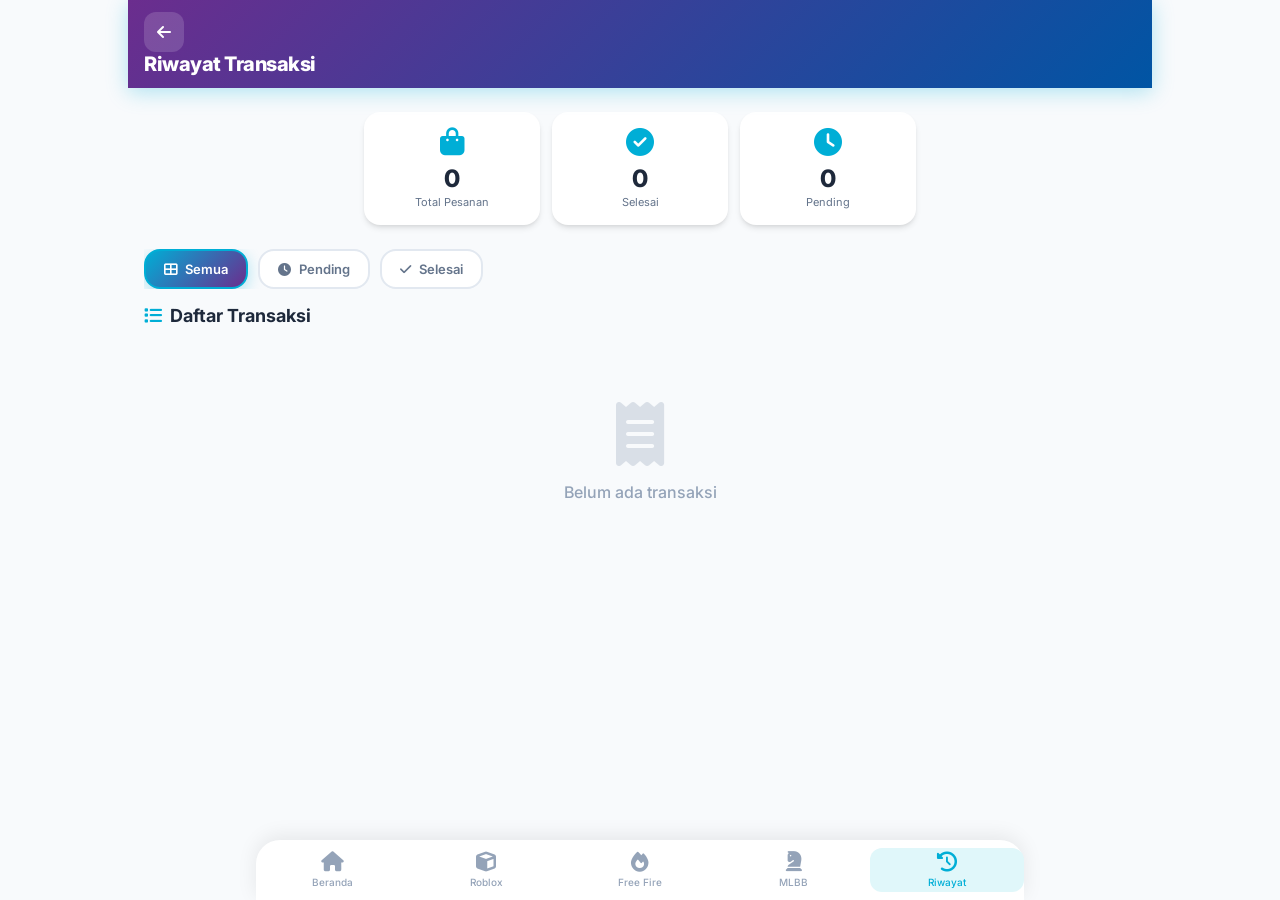
<file: pages/history.html>
<!DOCTYPE html>
<html lang="id">
<head>
    <meta charset="UTF-8">
    <meta name="viewport" content="width=device-width, initial-scale=1.0, maximum-scale=1.0, user-scalable=no">
    <title>Riwayat Transaksi - NusaStore</title>
    <link rel="stylesheet" href="../css/style.css">
    <link rel="stylesheet" href="../css/history.css">
    <link rel="stylesheet" href="https://cdnjs.cloudflare.com/ajax/libs/font-awesome/6.4.0/css/all.min.css">
    <link href="https://fonts.googleapis.com/css2?family=Inter:wght@300;400;500;600;700;800&display=swap" rel="stylesheet">
</head>
<body>
    <div id="app">
        <!-- Header -->
        <header class="main-header history-header">
            <div class="header-left">
                <button class="icon-btn back-btn" onclick="goToPage('../index.html')"><i class="fas fa-arrow-left"></i></button>
                <div class="logo-container">
                    <span class="logo-name">Riwayat Transaksi</span>
                </div>
            </div>
        </header>

        <!-- Stats -->
        <section class="history-stats">
            <div class="stat-card">
                <i class="fas fa-shopping-bag"></i>
                <div class="stat-info">
                    <span class="stat-num" id="totalOrders">0</span>
                    <span class="stat-label">Total Pesanan</span>
                </div>
            </div>
            <div class="stat-card">
                <i class="fas fa-check-circle"></i>
                <div class="stat-info">
                    <span class="stat-num" id="completedOrders">0</span>
                    <span class="stat-label">Selesai</span>
                </div>
            </div>
            <div class="stat-card">
                <i class="fas fa-clock"></i>
                <div class="stat-info">
                    <span class="stat-num" id="pendingOrders">0</span>
                    <span class="stat-label">Pending</span>
                </div>
            </div>
        </section>

        <!-- Filter -->
        <section class="filter-section">
            <div class="filter-scroll">
                <button class="filter-btn active" data-filter="all"><i class="fas fa-th-large"></i> Semua</button>
                <button class="filter-btn" data-filter="pending"><i class="fas fa-clock"></i> Pending</button>
                <button class="filter-btn" data-filter="completed"><i class="fas fa-check"></i> Selesai</button>
            </div>
        </section>

        <!-- Transaction List -->
        <section class="transaction-section">
            <div class="section-header">
                <h2><i class="fas fa-list"></i> Daftar Transaksi</h2>
            </div>
            <div class="transaction-list" id="transactionList">
                <!-- Filled by JS -->
            </div>
            <div class="empty-state" id="emptyState" style="display:none;">
                <i class="fas fa-receipt"></i>
                <p>Belum ada transaksi</p>
            </div>
        </section>

        <!-- Bottom Spacer -->
        <div style="height: 100px;"></div>

        <!-- Bottom Nav -->
        <nav class="bottom-nav">
            <a href="../index.html" class="nav-item">
                <i class="fas fa-home"></i>
                <span>Beranda</span>
            </a>
            <a href="roblox.html" class="nav-item">
                <i class="fas fa-cube"></i>
                <span>Roblox</span>
            </a>
            <a href="freefire.html" class="nav-item">
                <i class="fas fa-fire"></i>
                <span>Free Fire</span>
            </a>
            <a href="mobilelegends.html" class="nav-item">
                <i class="fas fa-chess-knight"></i>
                <span>MLBB</span>
            </a>
            <a href="history.html" class="nav-item active">
                <i class="fas fa-history"></i>
                <span>Riwayat</span>
            </a>
        </nav>

        <!-- Toast -->
        <div id="toast" class="toast">
            <i class="fas fa-check-circle"></i>
            <span id="toastMsg">Berhasil!</span>
        </div>
    </div>

    <script src="../js/app.js"></script>
    <script src="../js/auth.js"></script>
    <script src="../js/history.js"></script>
</body>
</html>
</file>
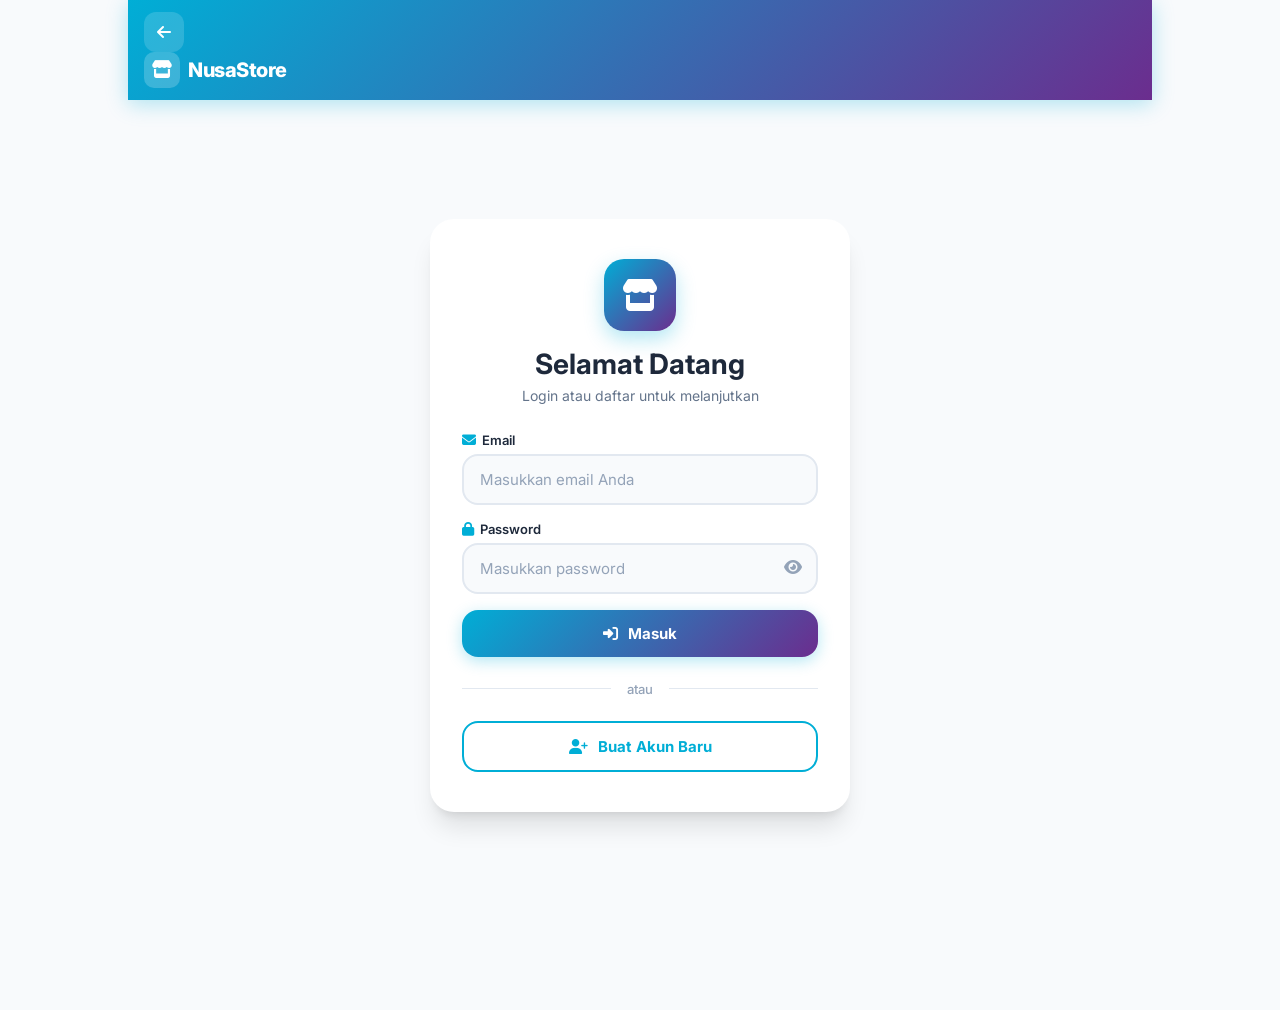
<file: pages/login.html>
<!DOCTYPE html>
<html lang="id">
<head>
    <meta charset="UTF-8">
    <meta name="viewport" content="width=device-width, initial-scale=1.0, maximum-scale=1.0, user-scalable=no">
    <title>Login - NusaStore</title>
    <link rel="stylesheet" href="../css/style.css">
    <link rel="stylesheet" href="../css/auth.css">
    <link rel="stylesheet" href="https://cdnjs.cloudflare.com/ajax/libs/font-awesome/6.4.0/css/all.min.css">
    <link href="https://fonts.googleapis.com/css2?family=Inter:wght@300;400;500;600;700;800&display=swap" rel="stylesheet">
</head>
<body>
    <div id="app">
        <!-- Header -->
        <header class="main-header">
            <div class="header-left">
                <button class="icon-btn back-btn" onclick="goToPage('../index.html')"><i class="fas fa-arrow-left"></i></button>
                <div class="logo-container">
                    <div class="logo-icon"><i class="fas fa-store"></i></div>
                    <span class="logo-name">NusaStore</span>
                </div>
            </div>
        </header>

        <!-- Auth Container -->
        <div class="auth-container">
            <div class="auth-card">
                <div class="auth-header">
                    <div class="auth-logo">
                        <i class="fas fa-store"></i>
                    </div>
                    <h1>Selamat Datang</h1>
                    <p>Login atau daftar untuk melanjutkan</p>
                </div>

                <!-- Login Form -->
                <form id="loginForm" class="auth-form">
                    <div class="form-group">
                        <label><i class="fas fa-envelope"></i> Email</label>
                        <input type="email" id="loginEmail" placeholder="Masukkan email Anda" required>
                    </div>
                    <div class="form-group">
                        <label><i class="fas fa-lock"></i> Password</label>
                        <div class="password-input">
                            <input type="password" id="loginPassword" placeholder="Masukkan password" required>
                            <button type="button" class="toggle-password" onclick="togglePassword('loginPassword')"><i class="fas fa-eye"></i></button>
                        </div>
                    </div>
                    <button type="submit" class="auth-btn">
                        <i class="fas fa-sign-in-alt"></i> Masuk
                    </button>
                    <div class="auth-divider">
                        <span>atau</span>
                    </div>
                    <button type="button" class="auth-btn secondary" onclick="showRegister()">
                        <i class="fas fa-user-plus"></i> Buat Akun Baru
                    </button>
                </form>

                <!-- Register Form -->
                <form id="registerForm" class="auth-form" style="display:none;">
                    <div class="form-group">
                        <label><i class="fas fa-user"></i> Nama Lengkap</label>
                        <input type="text" id="regName" placeholder="Masukkan nama Anda" required>
                    </div>
                    <div class="form-group">
                        <label><i class="fas fa-envelope"></i> Email</label>
                        <input type="email" id="regEmail" placeholder="Masukkan email Anda" required>
                    </div>
                    <div class="form-group">
                        <label><i class="fas fa-phone"></i> Nomor WA (Opsional)</label>
                        <input type="tel" id="regPhone" placeholder="Contoh: 08123456789">
                    </div>
                    <div class="form-group">
                        <label><i class="fas fa-lock"></i> Password</label>
                        <div class="password-input">
                            <input type="password" id="regPassword" placeholder="Buat password" required>
                            <button type="button" class="toggle-password" onclick="togglePassword('regPassword')"><i class="fas fa-eye"></i></button>
                        </div>
                    </div>
                    <div class="form-group">
                        <label><i class="fas fa-lock"></i> Konfirmasi Password</label>
                        <div class="password-input">
                            <input type="password" id="regConfirm" placeholder="Ulangi password" required>
                            <button type="button" class="toggle-password" onclick="togglePassword('regConfirm')"><i class="fas fa-eye"></i></button>
                        </div>
                    </div>
                    <button type="submit" class="auth-btn">
                        <i class="fas fa-user-plus"></i> Daftar Sekarang
                    </button>
                    <div class="auth-divider">
                        <span>atau</span>
                    </div>
                    <button type="button" class="auth-btn secondary" onclick="showLogin()">
                        <i class="fas fa-sign-in-alt"></i> Sudah Punya Akun
                    </button>
                </form>
            </div>
        </div>

        <!-- Toast -->
        <div id="toast" class="toast">
            <i class="fas fa-check-circle"></i>
            <span id="toastMsg">Berhasil!</span>
        </div>
    </div>

    <script src="../js/app.js"></script>
    <script src="../js/auth.js"></script>
    <script>
        // Get redirect URL
        const urlParams = new URLSearchParams(window.location.search);
        let redirectUrl = urlParams.get('redirect') || '../index.html';

        function showRegister() {
            document.getElementById('loginForm').style.display = 'none';
            document.getElementById('registerForm').style.display = 'block';
        }

        function showLogin() {
            document.getElementById('registerForm').style.display = 'none';
            document.getElementById('loginForm').style.display = 'block';
        }

        function togglePassword(inputId) {
            const input = document.getElementById(inputId);
            const btn = input.parentElement.querySelector('.toggle-password i');
            if (input.type === 'password') {
                input.type = 'text';
                btn.classList.remove('fa-eye');
                btn.classList.add('fa-eye-slash');
            } else {
                input.type = 'password';
                btn.classList.remove('fa-eye-slash');
                btn.classList.add('fa-eye');
            }
        }

        // Login Handler
        document.getElementById('loginForm').addEventListener('submit', (e) => {
            e.preventDefault();
            const email = document.getElementById('loginEmail').value;
            const password = document.getElementById('loginPassword').value;

            const result = AUTH.login(email, password);

            if (result.success) {
                showToast('Login berhasil! Selamat datang ' + result.user.name);

                // If owner, redirect to owner panel
                if (result.isOwner) {
                    setTimeout(() => {
                        window.location.href = 'owner.html';
                    }, 1500);
                } else {
                    setTimeout(() => {
                        window.location.href = redirectUrl;
                    }, 1500);
                }
            } else {
                showToast(result.message);
            }
        });

        // Register Handler
        document.getElementById('registerForm').addEventListener('submit', (e) => {
            e.preventDefault();
            const name = document.getElementById('regName').value;
            const email = document.getElementById('regEmail').value;
            const phone = document.getElementById('regPhone').value;
            const password = document.getElementById('regPassword').value;
            const confirm = document.getElementById('regConfirm').value;

            if (password !== confirm) {
                showToast('Password tidak cocok!');
                return;
            }

            if (password.length < 6) {
                showToast('Password minimal 6 karakter!');
                return;
            }

            const result = AUTH.register(name, email, password, phone);

            if (result.success) {
                showToast('Pendaftaran berhasil! Selamat datang ' + result.user.name);
                setTimeout(() => {
                    window.location.href = redirectUrl;
                }, 1500);
            } else {
                showToast(result.message);
            }
        });
    </script>
</body>
</html>
</file>
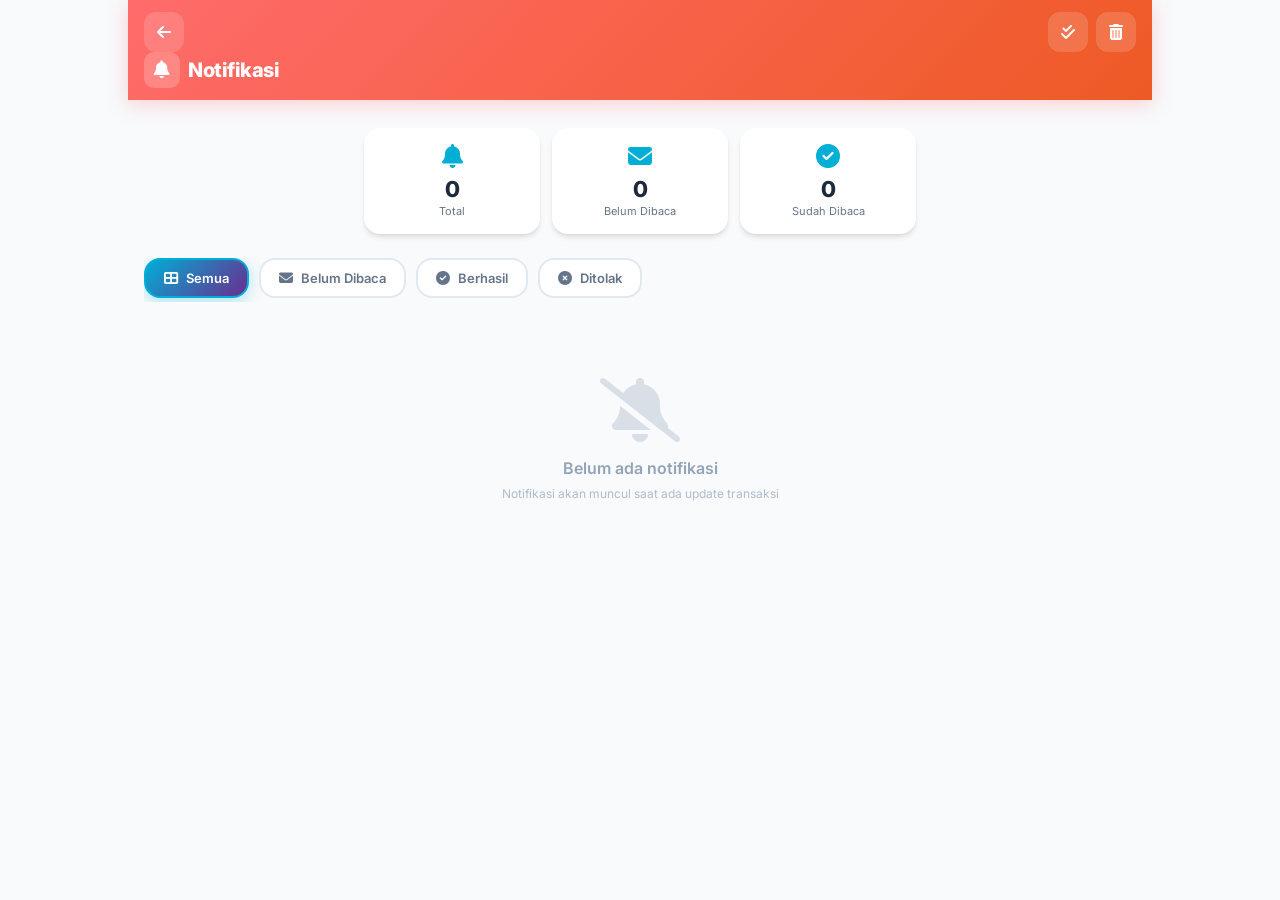
<file: pages/notification.html>
<!DOCTYPE html>
<html lang="id">
<head>
    <meta charset="UTF-8">
    <meta name="viewport" content="width=device-width, initial-scale=1.0, maximum-scale=1.0, user-scalable=no">
    <title>Notifikasi - NusaStore</title>
    <link rel="stylesheet" href="../css/style.css">
    <link rel="stylesheet" href="../css/notification.css">
    <link rel="stylesheet" href="https://cdnjs.cloudflare.com/ajax/libs/font-awesome/6.4.0/css/all.min.css">
    <link href="https://fonts.googleapis.com/css2?family=Inter:wght@300;400;500;600;700;800&display=swap" rel="stylesheet">
</head>
<body>
    <div id="app">
        <!-- Header -->
        <header class="main-header notif-header">
            <div class="header-left">
                <button class="icon-btn back-btn" onclick="goToPage('../index.html')"><i class="fas fa-arrow-left"></i></button>
                <div class="logo-container">
                    <div class="logo-icon"><i class="fas fa-bell"></i></div>
                    <span class="logo-name">Notifikasi</span>
                </div>
            </div>
            <div class="header-right">
                <button class="icon-btn" onclick="markAllRead()"><i class="fas fa-check-double"></i></button>
                <button class="icon-btn" onclick="clearAllNotifs()"><i class="fas fa-trash-alt"></i></button>
            </div>
        </header>

        <!-- Notif Stats -->
        <section class="notif-stats">
            <div class="notif-stat-card">
                <i class="fas fa-bell"></i>
                <div class="notif-stat-info">
                    <span class="notif-stat-num" id="totalNotifs">0</span>
                    <span class="notif-stat-label">Total</span>
                </div>
            </div>
            <div class="notif-stat-card">
                <i class="fas fa-envelope"></i>
                <div class="notif-stat-info">
                    <span class="notif-stat-num" id="unreadNotifs">0</span>
                    <span class="notif-stat-label">Belum Dibaca</span>
                </div>
            </div>
            <div class="notif-stat-card">
                <i class="fas fa-check-circle"></i>
                <div class="notif-stat-info">
                    <span class="notif-stat-num" id="readNotifs">0</span>
                    <span class="notif-stat-label">Sudah Dibaca</span>
                </div>
            </div>
        </section>

        <!-- Filter Tabs -->
        <section class="notif-filter-section">
            <div class="notif-filter-tabs">
                <button class="notif-tab active" data-filter="all"><i class="fas fa-th-large"></i> Semua</button>
                <button class="notif-tab" data-filter="unread"><i class="fas fa-envelope"></i> Belum Dibaca</button>
                <button class="notif-tab" data-filter="success"><i class="fas fa-check-circle"></i> Berhasil</button>
                <button class="notif-tab" data-filter="danger"><i class="fas fa-times-circle"></i> Ditolak</button>
            </div>
        </section>

        <!-- Notification List -->
        <section class="notif-list-section">
            <div class="notif-list" id="notifList">
                <!-- Filled by JS -->
            </div>
            <div class="empty-state" id="emptyNotif" style="display:none;">
                <i class="fas fa-bell-slash"></i>
                <p>Belum ada notifikasi</p>
                <span class="empty-sub">Notifikasi akan muncul saat ada update transaksi</span>
            </div>
        </section>

        <!-- Bottom Spacer -->
        <div style="height: 40px;"></div>

        <!-- Toast -->
        <div id="toast" class="toast">
            <i class="fas fa-check-circle"></i>
            <span id="toastMsg">Berhasil!</span>
        </div>
    </div>

    <script src="../js/app.js"></script>
    <script src="../js/auth.js"></script>
    <script>
        let currentFilter = 'all';

        document.addEventListener('DOMContentLoaded', () => {
            renderNotifications('all');
            updateStats();
            initFilterTabs();
            NOTIFICATIONS.markAllAsRead();
            NOTIFICATIONS.renderBadge();
        });

        function renderNotifications(filter) {
            const container = document.getElementById('notifList');
            const emptyState = document.getElementById('emptyNotif');
            if (!container) return;

            let notifs = NOTIFICATIONS.getNotifications();

            if (filter === 'unread') {
                notifs = notifs.filter(n => !n.read);
            } else if (filter === 'success') {
                notifs = notifs.filter(n => n.type === 'success');
            } else if (filter === 'danger') {
                notifs = notifs.filter(n => n.type === 'danger');
            }

            if (notifs.length === 0) {
                container.innerHTML = '';
                emptyState.style.display = 'block';
                return;
            }

            emptyState.style.display = 'none';

            container.innerHTML = notifs.map(notif => `
                <div class="notif-card ${notif.read ? 'read' : 'unread'}" data-id="${notif.id}" onclick="handleNotifClick('${notif.id}')">
                    <div class="notif-icon ${notif.type}">
                        <i class="fas ${getNotifIcon(notif.type)}"></i>
                    </div>
                    <div class="notif-content">
                        <div class="notif-header">
                            <h4>${notif.title}</h4>
                            <span class="notif-time">${formatNotifTime(notif.timestamp)}</span>
                        </div>
                        <p class="notif-message">${notif.message}</p>
                        <div class="notif-actions">
                            ${notif.link ? `<span class="notif-link"><i class="fas fa-external-link-alt"></i> Lihat Detail</span>` : ''}
                            <button class="notif-delete" onclick="event.stopPropagation(); deleteNotif('${notif.id}')">
                                <i class="fas fa-trash"></i>
                            </button>
                        </div>
                    </div>
                    ${!notif.read ? '<div class="notif-unread-dot"></div>' : ''}
                </div>
            `).join('');
        }

        function getNotifIcon(type) {
            switch(type) {
                case 'success': return 'fa-check-circle';
                case 'danger': return 'fa-times-circle';
                case 'warning': return 'fa-exclamation-triangle';
                case 'info': return 'fa-info-circle';
                default: return 'fa-bell';
            }
        }

        function formatNotifTime(timestamp) {
            const date = new Date(timestamp);
            const now = new Date();
            const diff = now - date;
            const minutes = Math.floor(diff / 60000);
            const hours = Math.floor(diff / 3600000);
            const days = Math.floor(diff / 86400000);

            if (minutes < 1) return 'Baru saja';
            if (minutes < 60) return minutes + ' menit lalu';
            if (hours < 24) return hours + ' jam lalu';
            if (days < 7) return days + ' hari lalu';
            return date.toLocaleDateString('id-ID', { day: '2-digit', month: 'short' });
        }

        function handleNotifClick(id) {
            const notifs = NOTIFICATIONS.getNotifications();
            const notif = notifs.find(n => n.id === id);
            if (!notif) return;

            NOTIFICATIONS.markAsRead(id);
            NOTIFICATIONS.renderBadge();
            renderNotifications(currentFilter);
            updateStats();

            if (notif.link) {
                window.location.href = notif.link;
            }
        }

        function deleteNotif(id) {
            NOTIFICATIONS.deleteNotification(id);
            renderNotifications(currentFilter);
            updateStats();
            NOTIFICATIONS.renderBadge();
            showToast('Notifikasi dihapus');
        }

        function markAllRead() {
            NOTIFICATIONS.markAllAsRead();
            renderNotifications(currentFilter);
            updateStats();
            NOTIFICATIONS.renderBadge();
            showToast('Semua notifikasi ditandai dibaca');
        }

        function clearAllNotifs() {
            if (confirm('Hapus semua notifikasi?')) {
                NOTIFICATIONS.clearAll();
                renderNotifications(currentFilter);
                updateStats();
                showToast('Semua notifikasi dihapus');
            }
        }

        function updateStats() {
            const notifs = NOTIFICATIONS.getNotifications();
            document.getElementById('totalNotifs').textContent = notifs.length;
            document.getElementById('unreadNotifs').textContent = notifs.filter(n => !n.read).length;
            document.getElementById('readNotifs').textContent = notifs.filter(n => n.read).length;
        }

        function initFilterTabs() {
            const tabs = document.querySelectorAll('.notif-tab');
            tabs.forEach(tab => {
                tab.addEventListener('click', () => {
                    tabs.forEach(t => t.classList.remove('active'));
                    tab.classList.add('active');
                    currentFilter = tab.dataset.filter;
                    renderNotifications(currentFilter);
                });
            });
        }
    </script>
</body>
</html>
</file>
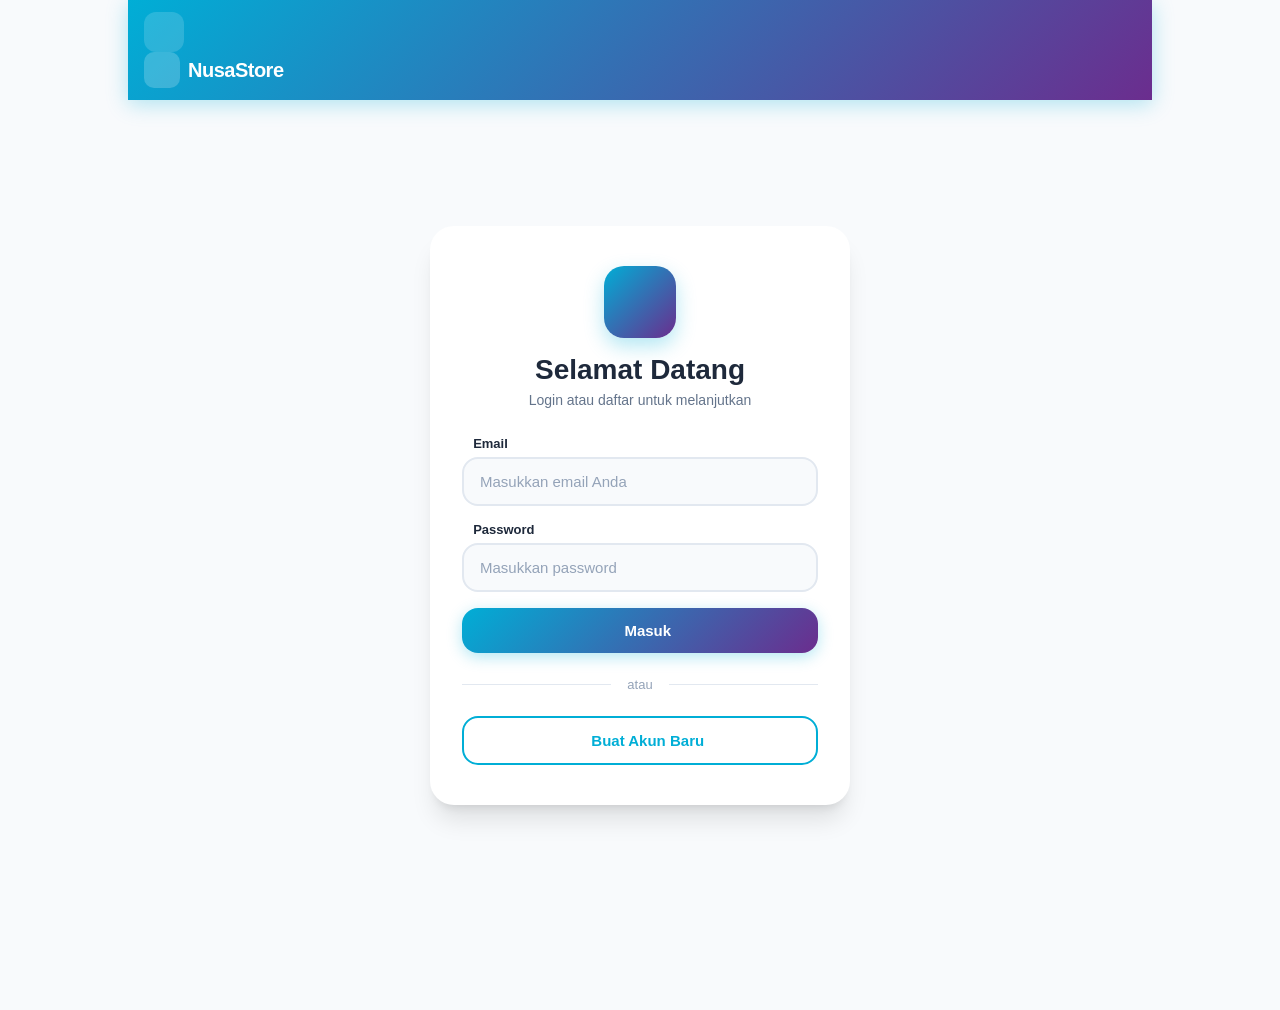
<file: pages/owner.html>
<!DOCTYPE html>
<html lang="id">
<head>
    <meta charset="UTF-8">
    <meta name="viewport" content="width=device-width, initial-scale=1.0, maximum-scale=1.0, user-scalable=no">
    <title>Owner Panel - NusaStore</title>
    <link rel="stylesheet" href="../css/style.css">
    <link rel="stylesheet" href="../css/owner.css">
    <link rel="stylesheet" href="https://cdnjs.cloudflare.com/ajax/libs/font-awesome/6.4.0/css/all.min.css">
    <link href="https://fonts.googleapis.com/css2?family=Inter:wght@300;400;500;600;700;800&display=swap" rel="stylesheet">
</head>
<body>
    <div id="app">
        <!-- Header -->
        <header class="main-header owner-header">
            <div class="header-left">
                <button class="icon-btn back-btn" onclick="goToPage('../index.html')"><i class="fas fa-arrow-left"></i></button>
                <div class="logo-container">
                    <div class="logo-icon"><i class="fas fa-shield-alt"></i></div>
                    <span class="logo-name">Owner Panel</span>
                </div>
            </div>
            <div class="header-right">
                <button class="icon-btn" onclick="logout()"><i class="fas fa-sign-out-alt"></i></button>
            </div>
        </header>

        <!-- Owner Info Card -->
        <section class="owner-info">
            <div class="owner-card">
                <div class="owner-avatar"><i class="fas fa-user-shield"></i></div>
                <div class="owner-details">
                    <h2>FATAH Owner</h2>
                    <p><i class="fas fa-envelope"></i> FATAH@OWNER.COM</p>
                    <span class="owner-badge"><i class="fas fa-crown"></i> Administrator</span>
                </div>
                <div class="owner-status">
                    <span class="status-dot"></span>
                    <span>Online</span>
                </div>
            </div>
        </section>

        <!-- Dashboard Stats -->
        <section class="dashboard-stats">
            <div class="dash-card">
                <div class="dash-icon"><i class="fas fa-shopping-cart"></i></div>
                <div class="dash-info">
                    <span class="dash-num" id="dashTotal">0</span>
                    <span class="dash-label">Total Transaksi</span>
                </div>
            </div>
            <div class="dash-card">
                <div class="dash-icon"><i class="fas fa-money-bill-wave"></i></div>
                <div class="dash-info">
                    <span class="dash-num" id="dashRevenue">Rp 0</span>
                    <span class="dash-label">Total Pendapatan</span>
                </div>
            </div>
            <div class="dash-card">
                <div class="dash-icon"><i class="fas fa-clock"></i></div>
                <div class="dash-info">
                    <span class="dash-num" id="dashPending">0</span>
                    <span class="dash-label">Menunggu Verifikasi</span>
                </div>
            </div>
            <div class="dash-card">
                <div class="dash-icon"><i class="fas fa-check-circle"></i></div>
                <div class="dash-info">
                    <span class="dash-num" id="dashCompleted">0</span>
                    <span class="dash-label">Transaksi Selesai</span>
                </div>
            </div>
            <div class="dash-card">
                <div class="dash-icon"><i class="fas fa-times-circle"></i></div>
                <div class="dash-info">
                    <span class="dash-num" id="dashRejected">0</span>
                    <span class="dash-label">Transaksi Ditolak</span>
                </div>
            </div>
            <div class="dash-card">
                <div class="dash-icon"><i class="fas fa-users"></i></div>
                <div class="dash-info">
                    <span class="dash-num" id="dashUsers">0</span>
                    <span class="dash-label">Total User</span>
                </div>
            </div>
        </section>

        <!-- Pending Transactions -->
        <section class="pending-section">
            <div class="section-header">
                <h2><i class="fas fa-clock"></i> Transaksi Menunggu Verifikasi</h2>
                <span class="section-badge" id="pendingBadge">0</span>
            </div>
            <div class="pending-list" id="pendingList">
                <!-- Filled by JS -->
            </div>
            <div class="empty-state" id="emptyPending" style="display:none;">
                <i class="fas fa-check-circle"></i>
                <p>Tidak ada transaksi yang menunggu verifikasi</p>
                <span class="empty-sub">Semua transaksi sudah diproses</span>
            </div>
        </section>

        <!-- All Transactions -->
        <section class="all-transactions-section">
            <div class="section-header">
                <h2><i class="fas fa-list-alt"></i> Semua Transaksi</h2>
                <div class="filter-tabs">
                    <button class="filter-tab active" data-filter="all">Semua</button>
                    <button class="filter-tab" data-filter="completed">Selesai</button>
                    <button class="filter-tab" data-filter="pending">Pending</button>
                    <button class="filter-tab" data-filter="rejected">Ditolak</button>
                </div>
            </div>
            <div class="all-transactions-list" id="allTransactionsList">
                <!-- Filled by JS -->
            </div>
            <div class="empty-state" id="emptyAll" style="display:none;">
                <i class="fas fa-receipt"></i>
                <p>Belum ada transaksi</p>
            </div>
        </section>

        <!-- User Management -->
        <section class="user-management-section">
            <div class="section-header">
                <h2><i class="fas fa-users-cog"></i> Manajemen User</h2>
            </div>
            <div class="user-list" id="userList">
                <!-- Filled by JS -->
            </div>
        </section>

        <!-- Bottom Spacer -->
        <div style="height: 40px;"></div>

        <!-- Toast -->
        <div id="toast" class="toast">
            <i class="fas fa-check-circle"></i>
            <span id="toastMsg">Berhasil!</span>
        </div>
    </div>

    <script src="../js/app.js"></script>
    <script src="../js/auth.js"></script>
    <script src="../js/owner.js"></script>
</body>
</html>
</file>
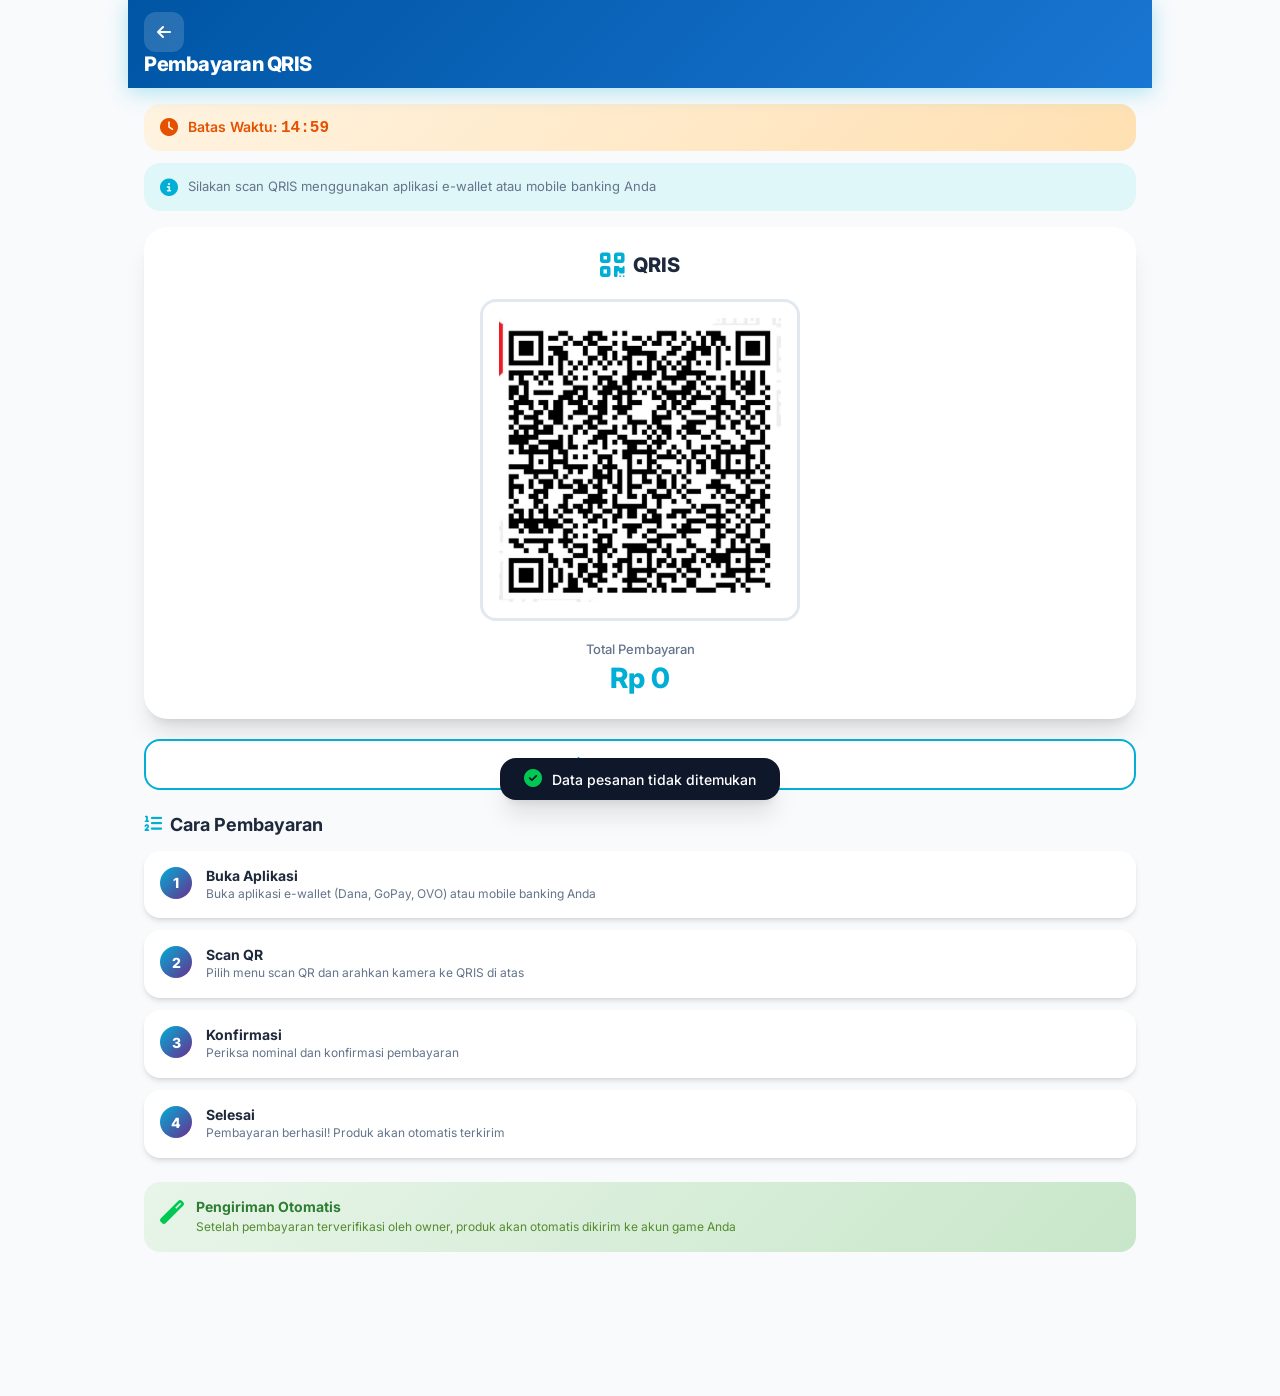
<file: pages/qris.html>
<!DOCTYPE html>
<html lang="id">
<head>
    <meta charset="UTF-8">
    <meta name="viewport" content="width=device-width, initial-scale=1.0, maximum-scale=1.0, user-scalable=no">
    <title>QRIS Payment - NusaStore</title>
    <link rel="stylesheet" href="../css/style.css">
    <link rel="stylesheet" href="../css/qris.css">
    <link rel="stylesheet" href="https://cdnjs.cloudflare.com/ajax/libs/font-awesome/6.4.0/css/all.min.css">
    <link href="https://fonts.googleapis.com/css2?family=Inter:wght@300;400;500;600;700;800&display=swap" rel="stylesheet">
</head>
<body>
    <div id="app">
        <!-- Header -->
        <header class="main-header qris-header">
            <div class="header-left">
                <button class="icon-btn back-btn" onclick="history.back()"><i class="fas fa-arrow-left"></i></button>
                <div class="logo-container">
                    <span class="logo-name">Pembayaran QRIS</span>
                </div>
            </div>
        </header>

        <!-- Timer & Info -->
        <section class="qris-info-section">
            <div class="qris-timer">
                <i class="fas fa-clock"></i>
                <span>Batas Waktu: <strong id="countdown">15:00</strong></span>
            </div>
            <div class="qris-instruction">
                <i class="fas fa-info-circle"></i>
                <p>Silakan scan QRIS menggunakan aplikasi e-wallet atau mobile banking Anda</p>
            </div>
        </section>

        <!-- QRIS Image -->
        <section class="qris-image-section">
            <div class="qris-card">
                <div class="qris-logo">
                    <i class="fas fa-qrcode"></i>
                    <span>QRIS</span>
                </div>
                <div class="qris-image-container">
                    <img src="../assets/qris/qris-payment.jpg" alt="QRIS Payment" id="qrisImage">
                </div>
                <div class="qris-amount">
                    <span class="amount-label">Total Pembayaran</span>
                    <span class="amount-value" id="qrisAmount">Rp 0</span>
                </div>
            </div>
        </section>

        <!-- Download Button -->
        <section class="download-section">
            <button class="download-btn" onclick="downloadQRIS()">
                <i class="fas fa-download"></i> Download QRIS
            </button>
        </section>

        <!-- Payment Instructions -->
        <section class="instructions-section">
            <div class="section-header">
                <h2><i class="fas fa-list-ol"></i> Cara Pembayaran</h2>
            </div>
            <div class="instruction-list">
                <div class="instruction-item">
                    <div class="instruction-num">1</div>
                    <div class="instruction-content">
                        <h4>Buka Aplikasi</h4>
                        <p>Buka aplikasi e-wallet (Dana, GoPay, OVO) atau mobile banking Anda</p>
                    </div>
                </div>
                <div class="instruction-item">
                    <div class="instruction-num">2</div>
                    <div class="instruction-content">
                        <h4>Scan QR</h4>
                        <p>Pilih menu scan QR dan arahkan kamera ke QRIS di atas</p>
                    </div>
                </div>
                <div class="instruction-item">
                    <div class="instruction-num">3</div>
                    <div class="instruction-content">
                        <h4>Konfirmasi</h4>
                        <p>Periksa nominal dan konfirmasi pembayaran</p>
                    </div>
                </div>
                <div class="instruction-item">
                    <div class="instruction-num">4</div>
                    <div class="instruction-content">
                        <h4>Selesai</h4>
                        <p>Pembayaran berhasil! Produk akan otomatis terkirim</p>
                    </div>
                </div>
            </div>
        </section>

        <!-- Auto Send Info -->
        <section class="auto-send-section">
            <div class="auto-send-card">
                <i class="fas fa-magic"></i>
                <div class="auto-send-content">
                    <h4>Pengiriman Otomatis</h4>
                    <p>Setelah pembayaran terverifikasi oleh owner, produk akan otomatis dikirim ke akun game Anda</p>
                </div>
            </div>
        </section>

        <!-- Bottom Spacer -->
        <div style="height: 40px;"></div>

        <!-- Toast -->
        <div id="toast" class="toast">
            <i class="fas fa-check-circle"></i>
            <span id="toastMsg">Berhasil!</span>
        </div>
    </div>

    <script src="../js/app.js"></script>
    <script src="../js/auth.js"></script>
    <script>
        let orderData = null;
        let countdownInterval;

        document.addEventListener('DOMContentLoaded', () => {
            loadOrder();
            startCountdown();
            createTransaction();
        });

        function loadOrder() {
            const order = localStorage.getItem('nusa_current_order');
            if (!order) {
                showToast('Data pesanan tidak ditemukan');
                setTimeout(() => history.back(), 1500);
                return;
            }

            orderData = JSON.parse(order);
            document.getElementById('qrisAmount').textContent = 'Rp ' + formatPrice(orderData.total);
        }

        function startCountdown() {
            let minutes = 15;
            let seconds = 0;

            countdownInterval = setInterval(() => {
                if (seconds === 0) {
                    if (minutes === 0) {
                        clearInterval(countdownInterval);
                        document.getElementById('countdown').textContent = 'EXPIRED';
                        document.getElementById('countdown').style.color = '#FF1744';
                        return;
                    }
                    minutes--;
                    seconds = 59;
                } else {
                    seconds--;
                }

                document.getElementById('countdown').textContent = 
                    String(minutes).padStart(2, '0') + ':' + String(seconds).padStart(2, '0');
            }, 1000);
        }

        function createTransaction() {
            if (!orderData) return;

            const transaction = {
                id: 'TRX-' + Date.now(),
                product: orderData.product,
                username: orderData.username,
                email: orderData.email,
                phone: orderData.phone,
                quantity: orderData.quantity,
                total: orderData.total,
                paymentMethod: orderData.paymentMethod,
                status: 'pending',
                date: new Date().toISOString(),
                verifiedBy: null
            };

            const history = JSON.parse(localStorage.getItem('nusa_history') || '[]');
            history.unshift(transaction);
            localStorage.setItem('nusa_history', JSON.stringify(history));
            localStorage.setItem('nusa_current_transaction', JSON.stringify(transaction));
        }

        function downloadQRIS() {
            const img = document.getElementById('qrisImage');
            const link = document.createElement('a');
            link.href = img.src;
            link.download = 'nusastore-qris-' + Date.now() + '.jpg';
            document.body.appendChild(link);
            link.click();
            document.body.removeChild(link);
            showToast('QRIS berhasil diunduh!');
        }
    </script>
</body>
</html>
</file>
<file: css/style.css>
/* ========================================
   NUSASTORE - MAIN STYLESHEET
   Color Scheme: GoPay Blue + Dana Purple + BRI Blue
   ======================================== */

:root {
    /* GoPay Primary Colors */
    --gopay-primary: #00AED6;
    --gopay-dark: #0088A8;
    --gopay-light: #E0F7FA;

    /* Dana Primary Colors */
    --dana-primary: #6B2D8E;
    --dana-dark: #4A1F62;
    --dana-light: #F3E8FF;

    /* BRI Primary Colors */
    --bri-primary: #0055A4;
    --bri-dark: #003D75;
    --bri-light: #E3F2FD;

    /* Universal Colors */
    --primary: #00AED6;
    --primary-dark: #0088A8;
    --secondary: #6B2D8E;
    --accent: #0055A4;

    --success: #00C853;
    --warning: #FFAB00;
    --danger: #FF1744;
    --info: #2979FF;

    --bg: #F8FAFC;
    --bg-card: #FFFFFF;
    --bg-dark: #0F172A;

    --text-primary: #1E293B;
    --text-secondary: #64748B;
    --text-light: #94A3B8;
    --text-white: #FFFFFF;

    --border: #E2E8F0;
    --shadow: 0 4px 6px -1px rgba(0,0,0,0.1), 0 2px 4px -2px rgba(0,0,0,0.1);
    --shadow-lg: 0 20px 25px -5px rgba(0,0,0,0.1), 0 8px 10px -6px rgba(0,0,0,0.1);

    --radius-sm: 8px;
    --radius-md: 12px;
    --radius-lg: 16px;
    --radius-xl: 24px;

    --transition: all 0.3s cubic-bezier(0.4, 0, 0.2, 1);
}

* {
    margin: 0;
    padding: 0;
    box-sizing: border-box;
    -webkit-tap-highlight-color: transparent;
}

html {
    font-size: 16px;
    scroll-behavior: smooth;
}

body {
    font-family: 'Inter', -apple-system, BlinkMacSystemFont, 'Segoe UI', Roboto, sans-serif;
    background: var(--bg);
    color: var(--text-primary);
    min-height: 100vh;
    overflow-x: hidden;
    -webkit-font-smoothing: antialiased;
}

/* ========================================
   APP CONTAINER
   ======================================== */
#app {
    max-width: 480px;
    margin: 0 auto;
    background: var(--bg);
    min-height: 100vh;
    position: relative;
    padding-bottom: 80px;
}

@media (min-width: 481px) {
    #app {
        max-width: 100%;
    }
}

@media (min-width: 768px) {
    #app {
        max-width: 768px;
    }
}

@media (min-width: 1024px) {
    #app {
        max-width: 1024px;
    }
}

/* ========================================
   HEADER
   ======================================== */
.main-header {
    position: sticky;
    top: 0;
    z-index: 100;
    background: linear-gradient(135deg, var(--gopay-primary) 0%, var(--dana-primary) 100%);
    padding: 12px 16px;
    display: flex;
    justify-content: space-between;
    align-items: center;
    box-shadow: 0 4px 20px rgba(0, 174, 214, 0.3);
}

.logo-container {
    display: flex;
    align-items: center;
    gap: 8px;
}

.logo-img {
    height: 36px;
    width: auto;
    object-fit: contain;
}

.logo-text {
    display: flex;
    align-items: center;
    gap: 8px;
}

.logo-icon {
    width: 36px;
    height: 36px;
    background: rgba(255,255,255,0.2);
    border-radius: 10px;
    display: flex;
    align-items: center;
    justify-content: center;
    color: white;
    font-size: 18px;
}

.logo-name {
    font-size: 20px;
    font-weight: 800;
    color: white;
    letter-spacing: -0.5px;
}

.header-right {
    display: flex;
    gap: 8px;
    align-items: center;
}

.icon-btn {
    width: 40px;
    height: 40px;
    border-radius: 12px;
    border: none;
    background: rgba(255,255,255,0.15);
    color: white;
    display: flex;
    align-items: center;
    justify-content: center;
    cursor: pointer;
    position: relative;
    transition: var(--transition);
    font-size: 16px;
}

.icon-btn:hover {
    background: rgba(255,255,255,0.25);
    transform: scale(1.05);
}

.icon-btn .badge {
    position: absolute;
    top: -2px;
    right: -2px;
    background: var(--danger);
    color: white;
    font-size: 10px;
    font-weight: 700;
    width: 18px;
    height: 18px;
    border-radius: 50%;
    display: flex;
    align-items: center;
    justify-content: center;
    border: 2px solid var(--gopay-primary);
}

/* ========================================
   SEARCH OVERLAY
   ======================================== */
.search-overlay {
    position: fixed;
    top: 0;
    left: 0;
    right: 0;
    bottom: 0;
    background: rgba(15, 23, 42, 0.95);
    z-index: 200;
    display: none;
    flex-direction: column;
    padding: 20px;
    animation: fadeIn 0.3s ease;
}

.search-overlay.active {
    display: flex;
}

.search-box {
    display: flex;
    align-items: center;
    gap: 12px;
    background: white;
    border-radius: var(--radius-lg);
    padding: 12px 16px;
    margin-bottom: 16px;
}

.search-box i {
    color: var(--text-light);
    font-size: 18px;
}

.search-box input {
    flex: 1;
    border: none;
    outline: none;
    font-size: 16px;
    font-family: inherit;
    color: var(--text-primary);
}

.search-box button {
    background: none;
    border: none;
    color: var(--text-secondary);
    cursor: pointer;
    font-size: 18px;
}

.search-results {
    flex: 1;
    overflow-y: auto;
}

.search-result-item {
    display: flex;
    align-items: center;
    gap: 12px;
    padding: 12px;
    background: rgba(255,255,255,0.1);
    border-radius: var(--radius-md);
    margin-bottom: 8px;
    color: white;
    cursor: pointer;
    transition: var(--transition);
}

.search-result-item:hover {
    background: rgba(255,255,255,0.2);
}

/* ========================================
   SIDE MENU
   ======================================== */
.side-menu {
    position: fixed;
    top: 0;
    right: -320px;
    width: 320px;
    max-width: 85vw;
    height: 100vh;
    background: white;
    z-index: 300;
    transition: right 0.3s ease;
    box-shadow: -10px 0 30px rgba(0,0,0,0.2);
    overflow-y: auto;
}

.side-menu.active {
    right: 0;
}

.menu-overlay {
    position: fixed;
    top: 0;
    left: 0;
    right: 0;
    bottom: 0;
    background: rgba(0,0,0,0.5);
    z-index: 250;
    display: none;
}

.menu-overlay.active {
    display: block;
}

.menu-header {
    background: linear-gradient(135deg, var(--gopay-primary) 0%, var(--dana-primary) 100%);
    padding: 24px 20px;
    display: flex;
    justify-content: space-between;
    align-items: center;
}

.user-info {
    display: flex;
    align-items: center;
    gap: 12px;
}

.user-avatar {
    width: 48px;
    height: 48px;
    background: rgba(255,255,255,0.2);
    border-radius: 50%;
    display: flex;
    align-items: center;
    justify-content: center;
    color: white;
    font-size: 24px;
}

.user-details {
    display: flex;
    flex-direction: column;
}

.user-name {
    color: white;
    font-weight: 600;
    font-size: 16px;
}

.user-status {
    color: rgba(255,255,255,0.8);
    font-size: 12px;
}

.close-menu {
    background: none;
    border: none;
    color: white;
    font-size: 20px;
    cursor: pointer;
}

.menu-nav {
    padding: 16px 0;
}

.menu-item {
    display: flex;
    align-items: center;
    gap: 16px;
    padding: 14px 20px;
    color: var(--text-primary);
    text-decoration: none;
    font-size: 15px;
    font-weight: 500;
    transition: var(--transition);
    border-left: 3px solid transparent;
}

.menu-item i {
    width: 24px;
    text-align: center;
    color: var(--primary);
    font-size: 18px;
}

.menu-item:hover,
.menu-item.active {
    background: var(--gopay-light);
    border-left-color: var(--gopay-primary);
    color: var(--gopay-primary);
}

.menu-divider {
    height: 1px;
    background: var(--border);
    margin: 8px 20px;
}

/* ========================================
   VIDEO BANNER
   ======================================== */
.video-banner-section {
    padding: 16px;
}

.video-banner {
    position: relative;
    border-radius: var(--radius-xl);
    overflow: hidden;
    height: 200px;
    box-shadow: var(--shadow-lg);
}

.banner-slide {
    position: absolute;
    top: 0;
    left: 0;
    width: 100%;
    height: 100%;
    opacity: 0;
    transition: opacity 0.5s ease;
}

.banner-slide.active {
    opacity: 1;
}

.banner-bg {
    width: 100%;
    height: 100%;
    display: flex;
    align-items: flex-end;
    padding: 24px;
    position: relative;
}

.banner-1 {
    background: linear-gradient(135deg, #667eea 0%, #764ba2 100%);
}

.banner-2 {
    background: linear-gradient(135deg, #f093fb 0%, #f5576c 100%);
}

.banner-3 {
    background: linear-gradient(135deg, #4facfe 0%, #00f2fe 100%);
}

.banner-content {
    position: relative;
    z-index: 2;
    color: white;
}

.banner-tag {
    display: inline-block;
    background: rgba(255,255,255,0.2);
    backdrop-filter: blur(10px);
    padding: 4px 12px;
    border-radius: 20px;
    font-size: 11px;
    font-weight: 700;
    text-transform: uppercase;
    letter-spacing: 1px;
    margin-bottom: 8px;
}

.banner-content h2 {
    font-size: 24px;
    font-weight: 800;
    margin-bottom: 4px;
    text-shadow: 0 2px 4px rgba(0,0,0,0.2);
}

.banner-content p {
    font-size: 14px;
    opacity: 0.9;
    margin-bottom: 12px;
}

.banner-btn {
    background: white;
    color: var(--text-primary);
    border: none;
    padding: 10px 20px;
    border-radius: var(--radius-lg);
    font-weight: 700;
    font-size: 14px;
    cursor: pointer;
    transition: var(--transition);
    box-shadow: 0 4px 15px rgba(0,0,0,0.2);
}

.banner-btn:hover {
    transform: translateY(-2px);
    box-shadow: 0 6px 20px rgba(0,0,0,0.3);
}

.banner-dots {
    position: absolute;
    bottom: 12px;
    left: 50%;
    transform: translateX(-50%);
    display: flex;
    gap: 6px;
    z-index: 10;
}

.dot {
    width: 8px;
    height: 8px;
    border-radius: 50%;
    background: rgba(255,255,255,0.4);
    cursor: pointer;
    transition: var(--transition);
}

.dot.active {
    width: 24px;
    border-radius: 4px;
    background: white;
}

/* ========================================
   QUICK STATS
   ======================================== */
.quick-stats {
    display: grid;
    grid-template-columns: repeat(3, 1fr);
    gap: 12px;
    padding: 0 16px;
    margin-bottom: 24px;
}

.stat-item {
    background: white;
    border-radius: var(--radius-lg);
    padding: 16px 12px;
    text-align: center;
    box-shadow: var(--shadow);
    transition: var(--transition);
}

.stat-item:hover {
    transform: translateY(-4px);
    box-shadow: var(--shadow-lg);
}

.stat-icon {
    width: 44px;
    height: 44px;
    border-radius: 14px;
    background: linear-gradient(135deg, var(--gopay-primary), var(--dana-primary));
    display: flex;
    align-items: center;
    justify-content: center;
    color: white;
    font-size: 20px;
    margin: 0 auto 10px;
}

.stat-value {
    display: block;
    font-size: 12px;
    font-weight: 700;
    color: var(--text-primary);
    margin-bottom: 2px;
}

.stat-label {
    display: block;
    font-size: 10px;
    color: var(--text-secondary);
}

/* ========================================
   GAME SECTION
   ======================================== */
.game-section {
    padding: 0 16px;
    margin-bottom: 24px;
}

.section-header {
    display: flex;
    justify-content: space-between;
    align-items: center;
    margin-bottom: 16px;
}

.section-header h2 {
    font-size: 18px;
    font-weight: 700;
    color: var(--text-primary);
    display: flex;
    align-items: center;
    gap: 8px;
}

.section-header h2 i {
    color: var(--gopay-primary);
}

.view-all {
    color: var(--gopay-primary);
    text-decoration: none;
    font-size: 13px;
    font-weight: 600;
    display: flex;
    align-items: center;
    gap: 4px;
}

.game-grid {
    display: flex;
    flex-direction: column;
    gap: 12px;
}

.game-card {
    background: white;
    border-radius: var(--radius-lg);
    padding: 16px;
    display: flex;
    align-items: center;
    gap: 14px;
    box-shadow: var(--shadow);
    cursor: pointer;
    transition: var(--transition);
    position: relative;
    overflow: hidden;
}

.game-card:hover {
    transform: translateX(4px);
    box-shadow: var(--shadow-lg);
}

.game-card::before {
    content: '';
    position: absolute;
    left: 0;
    top: 0;
    bottom: 0;
    width: 4px;
    border-radius: var(--radius-lg) 0 0 var(--radius-lg);
}

.game-card:nth-child(1)::before {
    background: linear-gradient(to bottom, #667eea, #764ba2);
}

.game-card:nth-child(2)::before {
    background: linear-gradient(to bottom, #f093fb, #f5576c);
}

.game-card:nth-child(3)::before {
    background: linear-gradient(to bottom, #4facfe, #00f2fe);
}

.game-icon {
    width: 56px;
    height: 56px;
    border-radius: var(--radius-md);
    display: flex;
    align-items: center;
    justify-content: center;
    font-size: 28px;
    color: white;
    flex-shrink: 0;
}

.roblox-bg {
    background: linear-gradient(135deg, #667eea, #764ba2);
}

.ff-bg {
    background: linear-gradient(135deg, #f093fb, #f5576c);
}

.ml-bg {
    background: linear-gradient(135deg, #4facfe, #00f2fe);
}

.game-info {
    flex: 1;
}

.game-info h3 {
    font-size: 16px;
    font-weight: 700;
    margin-bottom: 4px;
}

.game-info p {
    font-size: 12px;
    color: var(--text-secondary);
}

.game-badge {
    display: inline-block;
    padding: 2px 8px;
    border-radius: 10px;
    font-size: 10px;
    font-weight: 700;
    margin-top: 4px;
}

.game-card:nth-child(1) .game-badge {
    background: #EDE9FE;
    color: #7C3AED;
}

.game-card:nth-child(2) .game-badge {
    background: #FCE7F3;
    color: #DB2777;
}

.game-card:nth-child(3) .game-badge {
    background: #DBEAFE;
    color: #2563EB;
}

.game-arrow {
    color: var(--text-light);
    font-size: 14px;
}

/* ========================================
   SCROLLABLE BANNERS
   ======================================== */
.scroll-banner-section {
    padding: 0 16px;
    margin-bottom: 24px;
}

.scroll-banner-container {
    overflow-x: auto;
    -webkit-overflow-scrolling: touch;
    scrollbar-width: none;
    margin: 0 -16px;
    padding: 0 16px;
}

.scroll-banner-container::-webkit-scrollbar {
    display: none;
}

.scroll-banner-track {
    display: flex;
    gap: 12px;
    width: max-content;
}

.scroll-banner-item {
    width: 280px;
    flex-shrink: 0;
}

.scroll-img {
    width: 100%;
    height: 140px;
    border-radius: var(--radius-lg);
    position: relative;
    overflow: hidden;
    background-size: cover;
    background-position: center;
}

.banner-img-1 {
    background: linear-gradient(135deg, #FF6B6B, #EE5A24);
}

.banner-img-2 {
    background: linear-gradient(135deg, #00D2D3, #01A3A4);
}

.banner-img-3 {
    background: linear-gradient(135deg, #5F27CD, #341F97);
}

.scroll-overlay {
    position: absolute;
    bottom: 0;
    left: 0;
    right: 0;
    padding: 16px;
    background: linear-gradient(to top, rgba(0,0,0,0.7), transparent);
    color: white;
}

.scroll-overlay h3 {
    font-size: 16px;
    font-weight: 700;
    margin-bottom: 2px;
}

.scroll-overlay p {
    font-size: 12px;
    opacity: 0.9;
}

.scroll-indicators {
    display: flex;
    justify-content: center;
    gap: 6px;
    margin-top: 12px;
}

.scroll-dot {
    width: 6px;
    height: 6px;
    border-radius: 50%;
    background: var(--border);
    transition: var(--transition);
}

.scroll-dot.active {
    width: 20px;
    border-radius: 3px;
    background: var(--gopay-primary);
}

/* ========================================
   PRODUCTS GRID
   ======================================== */
.products-section {
    padding: 0 16px;
    margin-bottom: 24px;
}

.products-grid {
    display: grid;
    grid-template-columns: repeat(2, 1fr);
    gap: 12px;
}

.product-card {
    background: white;
    border-radius: var(--radius-lg);
    overflow: hidden;
    box-shadow: var(--shadow);
    cursor: pointer;
    transition: var(--transition);
}

.product-card:hover {
    transform: translateY(-4px);
    box-shadow: var(--shadow-lg);
}

.product-image {
    width: 100%;
    height: 120px;
    background: linear-gradient(135deg, var(--gopay-light), var(--dana-light));
    display: flex;
    align-items: center;
    justify-content: center;
    font-size: 40px;
    color: var(--gopay-primary);
    position: relative;
}

.product-image img {
    width: 100%;
    height: 100%;
    object-fit: cover;
}

.product-tag {
    position: absolute;
    top: 8px;
    left: 8px;
    background: var(--danger);
    color: white;
    font-size: 10px;
    font-weight: 700;
    padding: 2px 8px;
    border-radius: 10px;
}

.product-details {
    padding: 12px;
}

.product-name {
    font-size: 13px;
    font-weight: 600;
    color: var(--text-primary);
    margin-bottom: 4px;
    line-height: 1.3;
}

.product-price {
    font-size: 15px;
    font-weight: 800;
    color: var(--gopay-primary);
}

.product-original {
    font-size: 11px;
    color: var(--text-light);
    text-decoration: line-through;
    margin-left: 4px;
}

/* ========================================
   REVIEWS SECTION
   ======================================== */
.reviews-section {
    padding: 0 16px;
    margin-bottom: 24px;
}

.reviews-container {
    display: flex;
    flex-direction: column;
    gap: 12px;
}

.review-card {
    background: white;
    border-radius: var(--radius-lg);
    padding: 16px;
    box-shadow: var(--shadow);
}

.review-header {
    display: flex;
    align-items: center;
    gap: 10px;
    margin-bottom: 10px;
}

.reviewer-avatar {
    font-size: 36px;
    color: var(--gopay-primary);
}

.reviewer-info {
    flex: 1;
}

.reviewer-name {
    font-size: 14px;
    font-weight: 600;
    display: block;
}

.review-stars {
    color: var(--warning);
    font-size: 12px;
}

.review-text {
    font-size: 13px;
    color: var(--text-secondary);
    line-height: 1.5;
    margin-bottom: 8px;
}

.review-product {
    display: inline-flex;
    align-items: center;
    gap: 4px;
    font-size: 11px;
    color: var(--gopay-primary);
    background: var(--gopay-light);
    padding: 4px 10px;
    border-radius: 20px;
    font-weight: 600;
}

/* ========================================
   INFO SECTION
   ======================================== */
.info-section {
    padding: 0 16px;
    margin-bottom: 24px;
}

.info-grid {
    display: grid;
    grid-template-columns: repeat(2, 1fr);
    gap: 12px;
}

.info-card {
    background: white;
    border-radius: var(--radius-lg);
    padding: 16px;
    text-align: center;
    box-shadow: var(--shadow);
    transition: var(--transition);
}

.info-card:hover {
    transform: translateY(-2px);
}

.info-icon {
    width: 48px;
    height: 48px;
    border-radius: 14px;
    background: linear-gradient(135deg, var(--gopay-primary), var(--bri-primary));
    display: flex;
    align-items: center;
    justify-content: center;
    color: white;
    font-size: 20px;
    margin: 0 auto 10px;
}

.info-card h4 {
    font-size: 13px;
    font-weight: 700;
    margin-bottom: 4px;
}

.info-card p {
    font-size: 11px;
    color: var(--text-secondary);
}

/* ========================================
   BOTTOM NAVIGATION
   ======================================== */
.bottom-nav {
    position: fixed;
    bottom: 0;
    left: 50%;
    transform: translateX(-50%);
    width: 100%;
    max-width: 480px;
    background: white;
    display: flex;
    justify-content: space-around;
    padding: 8px 0;
    box-shadow: 0 -4px 20px rgba(0,0,0,0.08);
    z-index: 100;
    border-radius: var(--radius-xl) var(--radius-xl) 0 0;
}

@media (min-width: 481px) {
    .bottom-nav {
        max-width: 100%;
    }
}

@media (min-width: 768px) {
    .bottom-nav {
        max-width: 768px;
    }
}

.nav-item {
    display: flex;
    flex-direction: column;
    align-items: center;
    gap: 4px;
    text-decoration: none;
    color: var(--text-light);
    font-size: 10px;
    font-weight: 500;
    padding: 4px 12px;
    border-radius: 12px;
    transition: var(--transition);
    flex: 1;
}

.nav-item i {
    font-size: 20px;
}

.nav-item.active {
    color: var(--gopay-primary);
    background: var(--gopay-light);
}

.nav-item:hover {
    color: var(--gopay-primary);
}

/* ========================================
   TOAST NOTIFICATION
   ======================================== */
.toast {
    position: fixed;
    bottom: 100px;
    left: 50%;
    transform: translateX(-50%) translateY(100px);
    background: var(--bg-dark);
    color: white;
    padding: 12px 24px;
    border-radius: var(--radius-lg);
    display: flex;
    align-items: center;
    gap: 10px;
    font-size: 14px;
    font-weight: 500;
    z-index: 400;
    opacity: 0;
    transition: all 0.3s ease;
    box-shadow: var(--shadow-lg);
}

.toast.show {
    opacity: 1;
    transform: translateX(-50%) translateY(0);
}

.toast i {
    color: var(--success);
    font-size: 18px;
}

/* ========================================
   ANIMATIONS
   ======================================== */
@keyframes fadeIn {
    from { opacity: 0; }
    to { opacity: 1; }
}

@keyframes slideUp {
    from { transform: translateY(20px); opacity: 0; }
    to { transform: translateY(0); opacity: 1; }
}

@keyframes pulse {
    0%, 100% { transform: scale(1); }
    50% { transform: scale(1.05); }
}

/* ========================================
   RESPONSIVE DESIGN
   ======================================== */
@media (min-width: 768px) {
    .products-grid {
        grid-template-columns: repeat(3, 1fr);
    }

    .info-grid {
        grid-template-columns: repeat(4, 1fr);
    }

    .video-banner {
        height: 280px;
    }

    .banner-content h2 {
        font-size: 32px;
    }
}

@media (min-width: 1024px) {
    .products-grid {
        grid-template-columns: repeat(4, 1fr);
    }

    .game-grid {
        display: grid;
        grid-template-columns: repeat(3, 1fr);
    }
}

/* Banner Image Support */
.banner-bg {
    background-size: cover !important;
    background-position: center !important;
    position: relative;
}

.banner-bg::before {
    content: '';
    position: absolute;
    top: 0;
    left: 0;
    right: 0;
    bottom: 0;
    background: linear-gradient(to top, rgba(0,0,0,0.6), rgba(0,0,0,0.2));
    z-index: 1;
}

.banner-content {
    position: relative;
    z-index: 2;
}

.scroll-img {
    background-size: cover !important;
    background-position: center !important;
}

.game-icon img {
    width: 100%;
    height: 100%;
    object-fit: cover;
    border-radius: var(--radius-md);
}

.product-image img {
    width: 100%;
    height: 100%;
    object-fit: cover;
}
</file>
<file: css/history.css>
/* ========================================
   HISTORY PAGE STYLES
   ======================================== */

.history-header {
    background: linear-gradient(135deg, #6B2D8E 0%, #0055A4 100%) !important;
}

/* Stats */
.history-stats {
    display: grid;
    grid-template-columns: repeat(3, 1fr);
    gap: 12px;
    padding: 16px;
}

.stat-card {
    background: white;
    border-radius: var(--radius-lg);
    padding: 16px 12px;
    text-align: center;
    box-shadow: var(--shadow);
    transition: var(--transition);
}

.stat-card:hover {
    transform: translateY(-4px);
    box-shadow: var(--shadow-lg);
}

.stat-card i {
    font-size: 28px;
    color: var(--gopay-primary);
    margin-bottom: 8px;
}

.stat-num {
    display: block;
    font-size: 24px;
    font-weight: 800;
    color: var(--text-primary);
    margin-bottom: 2px;
}

.stat-label {
    display: block;
    font-size: 11px;
    color: var(--text-secondary);
}

/* Filter */
.filter-section {
    padding: 0 16px;
    margin-bottom: 16px;
}

.filter-scroll {
    display: flex;
    gap: 10px;
    overflow-x: auto;
    -webkit-overflow-scrolling: touch;
    scrollbar-width: none;
}

.filter-scroll::-webkit-scrollbar {
    display: none;
}

.filter-btn {
    display: flex;
    align-items: center;
    gap: 8px;
    padding: 10px 18px;
    border-radius: var(--radius-lg);
    border: 2px solid var(--border);
    background: white;
    color: var(--text-secondary);
    font-size: 13px;
    font-weight: 600;
    cursor: pointer;
    white-space: nowrap;
    transition: var(--transition);
    font-family: inherit;
}

.filter-btn:hover {
    border-color: var(--gopay-primary);
    color: var(--gopay-primary);
}

.filter-btn.active {
    background: linear-gradient(135deg, var(--gopay-primary), var(--dana-primary));
    color: white;
    border-color: var(--gopay-primary);
    box-shadow: 0 4px 15px rgba(0, 174, 214, 0.3);
}

/* Transaction List */
.transaction-section {
    padding: 0 16px;
    margin-bottom: 24px;
}

.transaction-list {
    display: flex;
    flex-direction: column;
    gap: 12px;
}

.transaction-card {
    background: white;
    border-radius: var(--radius-lg);
    padding: 16px;
    box-shadow: var(--shadow);
    transition: var(--transition);
    cursor: pointer;
}

.transaction-card:hover {
    transform: translateY(-2px);
    box-shadow: var(--shadow-lg);
}

.transaction-header {
    display: flex;
    justify-content: space-between;
    align-items: flex-start;
    margin-bottom: 12px;
}

.transaction-id {
    font-size: 12px;
    font-weight: 700;
    color: var(--text-primary);
    font-family: 'Courier New', monospace;
}

.transaction-status {
    display: inline-flex;
    align-items: center;
    gap: 4px;
    padding: 4px 10px;
    border-radius: 20px;
    font-size: 11px;
    font-weight: 700;
}

.status-pending {
    background: #FFF3E0;
    color: #E65100;
}

.status-completed {
    background: #E8F5E9;
    color: #2E7D32;
}

.transaction-product {
    display: flex;
    align-items: center;
    gap: 12px;
    margin-bottom: 12px;
}

.transaction-product i {
    width: 44px;
    height: 44px;
    border-radius: 12px;
    background: linear-gradient(135deg, var(--gopay-light), var(--dana-light));
    display: flex;
    align-items: center;
    justify-content: center;
    color: var(--gopay-primary);
    font-size: 20px;
}

.transaction-product-info h4 {
    font-size: 14px;
    font-weight: 700;
    margin-bottom: 2px;
}

.transaction-product-info p {
    font-size: 12px;
    color: var(--text-secondary);
}

.transaction-footer {
    display: flex;
    justify-content: space-between;
    align-items: center;
    padding-top: 12px;
    border-top: 1px solid var(--border);
}

.transaction-date {
    font-size: 12px;
    color: var(--text-light);
}

.transaction-amount {
    font-size: 16px;
    font-weight: 800;
    color: var(--gopay-primary);
}

/* Empty State */
.empty-state {
    text-align: center;
    padding: 60px 20px;
    color: var(--text-light);
}

.empty-state i {
    font-size: 64px;
    margin-bottom: 16px;
    opacity: 0.3;
}

.empty-state p {
    font-size: 16px;
    font-weight: 500;
}

/* Responsive */
@media (min-width: 768px) {
    .history-stats {
        grid-template-columns: repeat(3, 1fr);
        max-width: 600px;
        margin: 0 auto;
        padding: 24px;
    }
}
</file>
<file: css/auth.css>
/* ========================================
   AUTH PAGES - LOGIN & REGISTER STYLES
   ======================================== */

.auth-container {
    padding: 24px 16px;
    min-height: calc(100vh - 70px);
    display: flex;
    align-items: center;
    justify-content: center;
}

.auth-card {
    background: white;
    border-radius: var(--radius-xl);
    padding: 32px 24px;
    width: 100%;
    max-width: 420px;
    box-shadow: var(--shadow-lg);
}

.auth-header {
    text-align: center;
    margin-bottom: 28px;
}

.auth-logo {
    width: 72px;
    height: 72px;
    background: linear-gradient(135deg, var(--gopay-primary), var(--dana-primary));
    border-radius: 20px;
    display: flex;
    align-items: center;
    justify-content: center;
    color: white;
    font-size: 32px;
    margin: 0 auto 16px;
    box-shadow: 0 8px 20px rgba(0, 174, 214, 0.3);
}

.auth-header h1 {
    font-size: 24px;
    font-weight: 700;
    color: var(--text-primary);
    margin-bottom: 6px;
}

.auth-header p {
    font-size: 14px;
    color: var(--text-secondary);
}

/* Form Styles */
.auth-form {
    display: flex;
    flex-direction: column;
    gap: 16px;
}

.form-group {
    display: flex;
    flex-direction: column;
    gap: 6px;
}

.form-group label {
    font-size: 13px;
    font-weight: 600;
    color: var(--text-primary);
    display: flex;
    align-items: center;
    gap: 6px;
}

.form-group label i {
    color: var(--gopay-primary);
    font-size: 14px;
}

.form-group input {
    padding: 14px 16px;
    border: 2px solid var(--border);
    border-radius: var(--radius-lg);
    font-size: 15px;
    font-family: inherit;
    color: var(--text-primary);
    transition: var(--transition);
    background: var(--bg);
}

.form-group input:focus {
    outline: none;
    border-color: var(--gopay-primary);
    background: white;
    box-shadow: 0 0 0 4px rgba(0, 174, 214, 0.1);
}

.form-group input::placeholder {
    color: var(--text-light);
}

.password-input {
    position: relative;
}

.password-input input {
    width: 100%;
    padding-right: 48px;
}

.toggle-password {
    position: absolute;
    right: 12px;
    top: 50%;
    transform: translateY(-50%);
    background: none;
    border: none;
    color: var(--text-light);
    cursor: pointer;
    font-size: 16px;
    padding: 4px;
}

.toggle-password:hover {
    color: var(--gopay-primary);
}

/* Auth Buttons */
.auth-btn {
    display: flex;
    align-items: center;
    justify-content: center;
    gap: 10px;
    padding: 14px 24px;
    border-radius: var(--radius-lg);
    border: none;
    font-size: 15px;
    font-weight: 700;
    font-family: inherit;
    cursor: pointer;
    transition: var(--transition);
    background: linear-gradient(135deg, var(--gopay-primary), var(--dana-primary));
    color: white;
    box-shadow: 0 4px 15px rgba(0, 174, 214, 0.3);
}

.auth-btn:hover {
    transform: translateY(-2px);
    box-shadow: 0 6px 20px rgba(0, 174, 214, 0.4);
}

.auth-btn:active {
    transform: translateY(0);
}

.auth-btn.secondary {
    background: white;
    color: var(--gopay-primary);
    border: 2px solid var(--gopay-primary);
    box-shadow: none;
}

.auth-btn.secondary:hover {
    background: var(--gopay-light);
}

/* Divider */
.auth-divider {
    display: flex;
    align-items: center;
    gap: 16px;
    margin: 8px 0;
}

.auth-divider::before,
.auth-divider::after {
    content: '';
    flex: 1;
    height: 1px;
    background: var(--border);
}

.auth-divider span {
    font-size: 13px;
    color: var(--text-light);
    font-weight: 500;
}

/* Responsive */
@media (min-width: 768px) {
    .auth-card {
        padding: 40px 32px;
    }

    .auth-header h1 {
        font-size: 28px;
    }
}
</file>
<file: css/notification.css>
/* ========================================
   NOTIFICATION PAGE STYLES
   ======================================== */

.notif-header {
    background: linear-gradient(135deg, #FF6B6B 0%, #EE5A24 100%) !important;
    box-shadow: 0 4px 20px rgba(255, 107, 107, 0.3) !important;
}

/* Notif Stats */
.notif-stats {
    display: grid;
    grid-template-columns: repeat(3, 1fr);
    gap: 12px;
    padding: 16px;
}

.notif-stat-card {
    background: white;
    border-radius: var(--radius-lg);
    padding: 16px 12px;
    text-align: center;
    box-shadow: var(--shadow);
    transition: var(--transition);
}

.notif-stat-card:hover {
    transform: translateY(-4px);
    box-shadow: var(--shadow-lg);
}

.notif-stat-card i {
    font-size: 24px;
    color: var(--gopay-primary);
    margin-bottom: 8px;
}

.notif-stat-num {
    display: block;
    font-size: 22px;
    font-weight: 800;
    color: var(--text-primary);
    margin-bottom: 2px;
}

.notif-stat-label {
    display: block;
    font-size: 11px;
    color: var(--text-secondary);
}

/* Filter Tabs */
.notif-filter-section {
    padding: 0 16px;
    margin-bottom: 16px;
}

.notif-filter-tabs {
    display: flex;
    gap: 10px;
    overflow-x: auto;
    -webkit-overflow-scrolling: touch;
    scrollbar-width: none;
    padding-bottom: 4px;
}

.notif-filter-tabs::-webkit-scrollbar {
    display: none;
}

.notif-tab {
    display: flex;
    align-items: center;
    gap: 8px;
    padding: 10px 18px;
    border-radius: var(--radius-lg);
    border: 2px solid var(--border);
    background: white;
    color: var(--text-secondary);
    font-size: 13px;
    font-weight: 600;
    cursor: pointer;
    white-space: nowrap;
    transition: var(--transition);
    font-family: inherit;
}

.notif-tab i {
    font-size: 14px;
}

.notif-tab:hover {
    border-color: var(--gopay-primary);
    color: var(--gopay-primary);
}

.notif-tab.active {
    background: linear-gradient(135deg, var(--gopay-primary), var(--dana-primary));
    color: white;
    border-color: var(--gopay-primary);
    box-shadow: 0 4px 15px rgba(0, 174, 214, 0.3);
}

/* Notification List */
.notif-list-section {
    padding: 0 16px;
    margin-bottom: 24px;
}

.notif-list {
    display: flex;
    flex-direction: column;
    gap: 10px;
}

.notif-card {
    background: white;
    border-radius: var(--radius-lg);
    padding: 16px;
    box-shadow: var(--shadow);
    display: flex;
    align-items: flex-start;
    gap: 14px;
    cursor: pointer;
    transition: var(--transition);
    position: relative;
    overflow: hidden;
}

.notif-card:hover {
    transform: translateX(4px);
    box-shadow: var(--shadow-lg);
}

.notif-card.unread {
    background: linear-gradient(135deg, #E3F2FD, white);
    border: 1px solid #BBDEFB;
}

.notif-card.read {
    opacity: 0.85;
}

.notif-icon {
    width: 44px;
    height: 44px;
    border-radius: 14px;
    display: flex;
    align-items: center;
    justify-content: center;
    font-size: 20px;
    flex-shrink: 0;
}

.notif-icon.success {
    background: linear-gradient(135deg, #E8F5E9, #C8E6C9);
    color: #2E7D32;
}

.notif-icon.danger {
    background: linear-gradient(135deg, #FFEBEE, #FFCDD2);
    color: #C62828;
}

.notif-icon.warning {
    background: linear-gradient(135deg, #FFF3E0, #FFE0B2);
    color: #E65100;
}

.notif-icon.info {
    background: linear-gradient(135deg, #E3F2FD, #BBDEFB);
    color: #1976D2;
}

.notif-content {
    flex: 1;
    min-width: 0;
}

.notif-header {
    display: flex;
    justify-content: space-between;
    align-items: flex-start;
    gap: 8px;
    margin-bottom: 4px;
}

.notif-header h4 {
    font-size: 14px;
    font-weight: 700;
    color: var(--text-primary);
    flex: 1;
}

.notif-time {
    font-size: 11px;
    color: var(--text-light);
    flex-shrink: 0;
}

.notif-message {
    font-size: 13px;
    color: var(--text-secondary);
    line-height: 1.4;
    margin-bottom: 8px;
}

.notif-actions {
    display: flex;
    justify-content: space-between;
    align-items: center;
}

.notif-link {
    font-size: 12px;
    color: var(--gopay-primary);
    font-weight: 600;
    display: flex;
    align-items: center;
    gap: 4px;
}

.notif-delete {
    background: none;
    border: none;
    color: var(--text-light);
    cursor: pointer;
    font-size: 14px;
    padding: 4px;
    transition: var(--transition);
}

.notif-delete:hover {
    color: var(--danger);
}

.notif-unread-dot {
    width: 10px;
    height: 10px;
    background: var(--gopay-primary);
    border-radius: 50%;
    flex-shrink: 0;
    margin-top: 4px;
    box-shadow: 0 0 8px rgba(0, 174, 214, 0.4);
    animation: pulse-dot 2s infinite;
}

/* Empty State */
.empty-state {
    text-align: center;
    padding: 60px 20px;
    color: var(--text-light);
}

.empty-state i {
    font-size: 64px;
    margin-bottom: 16px;
    opacity: 0.3;
}

.empty-state p {
    font-size: 16px;
    font-weight: 600;
    margin-bottom: 4px;
}

.empty-sub {
    font-size: 12px;
    opacity: 0.7;
}

/* Responsive */
@media (min-width: 768px) {
    .notif-stats {
        max-width: 600px;
        margin: 0 auto;
        padding: 24px;
    }
}
</file>
<file: css/owner.css>
/* ========================================
   OWNER PANEL STYLES - UPGRADED
   ======================================== */

.owner-header {
    background: linear-gradient(135deg, #0F172A 0%, #1E293B 100%) !important;
    box-shadow: 0 4px 20px rgba(15, 23, 42, 0.4) !important;
}

/* Owner Info */
.owner-info {
    padding: 16px;
}

.owner-card {
    background: linear-gradient(135deg, #1E293B, #334155);
    border-radius: var(--radius-xl);
    padding: 24px;
    display: flex;
    align-items: center;
    gap: 16px;
    color: white;
    box-shadow: var(--shadow-lg);
    position: relative;
    overflow: hidden;
}

.owner-card::before {
    content: '';
    position: absolute;
    top: -50%;
    right: -20%;
    width: 200px;
    height: 200px;
    background: radial-gradient(circle, rgba(0, 174, 214, 0.15), transparent 70%);
    border-radius: 50%;
}

.owner-avatar {
    width: 64px;
    height: 64px;
    border-radius: 50%;
    background: linear-gradient(135deg, var(--gopay-primary), var(--dana-primary));
    display: flex;
    align-items: center;
    justify-content: center;
    font-size: 28px;
    flex-shrink: 0;
    box-shadow: 0 4px 15px rgba(0, 174, 214, 0.3);
    position: relative;
    z-index: 1;
}

.owner-details {
    flex: 1;
    position: relative;
    z-index: 1;
}

.owner-details h2 {
    font-size: 18px;
    font-weight: 700;
    margin-bottom: 4px;
}

.owner-details p {
    font-size: 12px;
    opacity: 0.7;
    margin-bottom: 10px;
    display: flex;
    align-items: center;
    gap: 6px;
}

.owner-details p i {
    font-size: 12px;
}

.owner-badge {
    display: inline-flex;
    align-items: center;
    gap: 4px;
    background: linear-gradient(135deg, rgba(255, 171, 0, 0.2), rgba(255, 171, 0, 0.1));
    color: #FFAB00;
    padding: 4px 12px;
    border-radius: 20px;
    font-size: 11px;
    font-weight: 700;
    border: 1px solid rgba(255, 171, 0, 0.3);
}

.owner-status {
    display: flex;
    align-items: center;
    gap: 6px;
    font-size: 12px;
    font-weight: 600;
    color: #00E676;
    position: relative;
    z-index: 1;
}

.status-dot {
    width: 8px;
    height: 8px;
    background: #00E676;
    border-radius: 50%;
    box-shadow: 0 0 8px #00E676;
    animation: pulse-dot 2s infinite;
}

@keyframes pulse-dot {
    0%, 100% { opacity: 1; transform: scale(1); }
    50% { opacity: 0.5; transform: scale(1.2); }
}

/* Dashboard Stats */
.dashboard-stats {
    display: grid;
    grid-template-columns: repeat(2, 1fr);
    gap: 12px;
    padding: 0 16px;
    margin-bottom: 24px;
}

.dash-card {
    background: white;
    border-radius: var(--radius-lg);
    padding: 20px 16px;
    box-shadow: var(--shadow);
    transition: var(--transition);
    display: flex;
    align-items: center;
    gap: 14px;
}

.dash-card:hover {
    transform: translateY(-4px);
    box-shadow: var(--shadow-lg);
}

.dash-icon {
    width: 48px;
    height: 48px;
    border-radius: 14px;
    display: flex;
    align-items: center;
    justify-content: center;
    font-size: 22px;
    flex-shrink: 0;
}

.dash-card:nth-child(1) .dash-icon {
    background: linear-gradient(135deg, #E3F2FD, #BBDEFB);
    color: #1976D2;
}

.dash-card:nth-child(2) .dash-icon {
    background: linear-gradient(135deg, #E8F5E9, #C8E6C9);
    color: #388E3C;
}

.dash-card:nth-child(3) .dash-icon {
    background: linear-gradient(135deg, #FFF3E0, #FFE0B2);
    color: #F57C00;
}

.dash-card:nth-child(4) .dash-icon {
    background: linear-gradient(135deg, #E8F5E9, #C8E6C9);
    color: #2E7D32;
}

.dash-card:nth-child(5) .dash-icon {
    background: linear-gradient(135deg, #FFEBEE, #FFCDD2);
    color: #C62828;
}

.dash-card:nth-child(6) .dash-icon {
    background: linear-gradient(135deg, #F3E5F5, #E1BEE7);
    color: #7B1FA2;
}

.dash-info {
    flex: 1;
}

.dash-num {
    display: block;
    font-size: 20px;
    font-weight: 800;
    color: var(--text-primary);
    margin-bottom: 2px;
}

.dash-label {
    display: block;
    font-size: 11px;
    color: var(--text-secondary);
}

/* Section Header with Badge */
.section-header {
    display: flex;
    justify-content: space-between;
    align-items: center;
    margin-bottom: 16px;
    flex-wrap: wrap;
    gap: 10px;
}

.section-header h2 {
    font-size: 18px;
    font-weight: 700;
    color: var(--text-primary);
    display: flex;
    align-items: center;
    gap: 8px;
}

.section-header h2 i {
    color: var(--gopay-primary);
}

.section-badge {
    display: inline-flex;
    align-items: center;
    justify-content: center;
    min-width: 24px;
    height: 24px;
    background: var(--danger);
    color: white;
    border-radius: 50%;
    font-size: 12px;
    font-weight: 700;
    padding: 0 8px;
}

/* Filter Tabs */
.filter-tabs {
    display: flex;
    gap: 8px;
    overflow-x: auto;
    -webkit-overflow-scrolling: touch;
    scrollbar-width: none;
}

.filter-tabs::-webkit-scrollbar {
    display: none;
}

.filter-tab {
    padding: 8px 16px;
    border-radius: var(--radius-lg);
    border: 2px solid var(--border);
    background: white;
    color: var(--text-secondary);
    font-size: 13px;
    font-weight: 600;
    cursor: pointer;
    white-space: nowrap;
    transition: var(--transition);
    font-family: inherit;
}

.filter-tab:hover {
    border-color: var(--gopay-primary);
    color: var(--gopay-primary);
}

.filter-tab.active {
    background: linear-gradient(135deg, var(--gopay-primary), var(--dana-primary));
    color: white;
    border-color: var(--gopay-primary);
    box-shadow: 0 4px 15px rgba(0, 174, 214, 0.3);
}

/* Pending Section */
.pending-section {
    padding: 0 16px;
    margin-bottom: 24px;
}

.pending-list {
    display: flex;
    flex-direction: column;
    gap: 14px;
}

.pending-card {
    background: white;
    border-radius: var(--radius-lg);
    padding: 20px;
    box-shadow: var(--shadow);
    border-left: 4px solid var(--warning);
    transition: var(--transition);
}

.pending-card:hover {
    transform: translateX(4px);
    box-shadow: var(--shadow-lg);
}

.pending-header {
    display: flex;
    justify-content: space-between;
    align-items: flex-start;
    margin-bottom: 14px;
    padding-bottom: 12px;
    border-bottom: 1px dashed var(--border);
}

.pending-id {
    font-size: 13px;
    font-weight: 700;
    font-family: 'Courier New', monospace;
    color: var(--text-primary);
    background: var(--bg);
    padding: 4px 10px;
    border-radius: 8px;
}

.pending-time {
    font-size: 11px;
    color: var(--text-light);
    display: flex;
    align-items: center;
    gap: 4px;
}

.pending-time i {
    font-size: 10px;
}

.pending-product {
    display: flex;
    align-items: center;
    gap: 14px;
    margin-bottom: 14px;
}

.pending-product i {
    width: 48px;
    height: 48px;
    border-radius: 14px;
    background: linear-gradient(135deg, var(--gopay-light), var(--dana-light));
    display: flex;
    align-items: center;
    justify-content: center;
    color: var(--gopay-primary);
    font-size: 22px;
}

.pending-product-info h4 {
    font-size: 16px;
    font-weight: 700;
    margin-bottom: 4px;
}

.pending-product-info p {
    font-size: 14px;
    color: var(--gopay-primary);
    font-weight: 700;
}

.pending-details {
    background: linear-gradient(135deg, var(--bg), white);
    border-radius: var(--radius-md);
    padding: 14px;
    margin-bottom: 16px;
    border: 1px solid var(--border);
}

.pending-details p {
    font-size: 13px;
    color: var(--text-secondary);
    margin-bottom: 8px;
    display: flex;
    align-items: center;
    gap: 8px;
}

.pending-details p:last-child {
    margin-bottom: 0;
}

.pending-details p strong {
    color: var(--text-primary);
    min-width: 120px;
    display: inline-block;
}

.pending-details p i {
    color: var(--gopay-primary);
    font-size: 14px;
    width: 16px;
}

.pending-amount {
    background: linear-gradient(135deg, var(--gopay-light), var(--dana-light));
    border-radius: var(--radius-md);
    padding: 12px 16px;
    display: flex;
    justify-content: space-between;
    align-items: center;
    margin-bottom: 16px;
}

.pending-amount-label {
    font-size: 13px;
    font-weight: 600;
    color: var(--text-secondary);
}

.pending-amount-value {
    font-size: 18px;
    font-weight: 800;
    color: var(--gopay-primary);
}

.pending-actions {
    display: flex;
    gap: 12px;
}

.verify-btn {
    flex: 1;
    padding: 14px;
    border-radius: var(--radius-lg);
    border: none;
    background: linear-gradient(135deg, var(--success), #00B248);
    color: white;
    font-size: 14px;
    font-weight: 700;
    font-family: inherit;
    cursor: pointer;
    transition: var(--transition);
    display: flex;
    align-items: center;
    justify-content: center;
    gap: 8px;
    box-shadow: 0 4px 15px rgba(0, 200, 83, 0.3);
}

.verify-btn:hover {
    transform: translateY(-2px);
    box-shadow: 0 6px 20px rgba(0, 200, 83, 0.4);
}

.verify-btn:active {
    transform: translateY(0);
}

.reject-btn {
    flex: 1;
    padding: 14px;
    border-radius: var(--radius-lg);
    border: 2px solid var(--danger);
    background: white;
    color: var(--danger);
    font-size: 14px;
    font-weight: 700;
    font-family: inherit;
    cursor: pointer;
    transition: var(--transition);
    display: flex;
    align-items: center;
    justify-content: center;
    gap: 8px;
}

.reject-btn:hover {
    background: var(--danger);
    color: white;
    transform: translateY(-2px);
    box-shadow: 0 4px 15px rgba(255, 23, 68, 0.3);
}

/* All Transactions */
.all-transactions-section {
    padding: 0 16px;
    margin-bottom: 24px;
}

.all-transactions-list {
    display: flex;
    flex-direction: column;
    gap: 12px;
}

.transaction-card {
    background: white;
    border-radius: var(--radius-lg);
    padding: 16px;
    box-shadow: var(--shadow);
    transition: var(--transition);
    cursor: pointer;
}

.transaction-card:hover {
    transform: translateY(-2px);
    box-shadow: var(--shadow-lg);
}

.transaction-card.completed {
    border-left: 4px solid var(--success);
}

.transaction-card.pending {
    border-left: 4px solid var(--warning);
}

.transaction-card.rejected {
    border-left: 4px solid var(--danger);
}

.transaction-header {
    display: flex;
    justify-content: space-between;
    align-items: flex-start;
    margin-bottom: 12px;
}

.transaction-id {
    font-size: 12px;
    font-weight: 700;
    font-family: 'Courier New', monospace;
    color: var(--text-primary);
    background: var(--bg);
    padding: 4px 10px;
    border-radius: 8px;
}

.transaction-status {
    display: inline-flex;
    align-items: center;
    gap: 4px;
    padding: 4px 12px;
    border-radius: 20px;
    font-size: 11px;
    font-weight: 700;
}

.status-completed {
    background: #E8F5E9;
    color: #2E7D32;
}

.status-pending {
    background: #FFF3E0;
    color: #E65100;
}

.status-rejected {
    background: #FFEBEE;
    color: #C62828;
}

.transaction-product {
    display: flex;
    align-items: center;
    gap: 12px;
    margin-bottom: 12px;
}

.transaction-product i {
    width: 44px;
    height: 44px;
    border-radius: 12px;
    background: linear-gradient(135deg, var(--gopay-light), var(--dana-light));
    display: flex;
    align-items: center;
    justify-content: center;
    color: var(--gopay-primary);
    font-size: 20px;
}

.transaction-product-info h4 {
    font-size: 14px;
    font-weight: 700;
    margin-bottom: 2px;
}

.transaction-product-info p {
    font-size: 12px;
    color: var(--text-secondary);
}

.transaction-footer {
    display: flex;
    justify-content: space-between;
    align-items: center;
    padding-top: 12px;
    border-top: 1px solid var(--border);
}

.transaction-date {
    font-size: 12px;
    color: var(--text-light);
}

.transaction-amount {
    font-size: 16px;
    font-weight: 800;
    color: var(--gopay-primary);
}

/* User Management */
.user-management-section {
    padding: 0 16px;
    margin-bottom: 24px;
}

.user-list {
    display: flex;
    flex-direction: column;
    gap: 10px;
}

.user-card {
    background: white;
    border-radius: var(--radius-lg);
    padding: 14px 16px;
    box-shadow: var(--shadow);
    display: flex;
    align-items: center;
    gap: 12px;
    transition: var(--transition);
}

.user-card:hover {
    transform: translateX(4px);
    box-shadow: var(--shadow-lg);
}

.user-avatar-small {
    width: 40px;
    height: 40px;
    border-radius: 50%;
    background: linear-gradient(135deg, var(--gopay-primary), var(--dana-primary));
    display: flex;
    align-items: center;
    justify-content: center;
    color: white;
    font-size: 16px;
    flex-shrink: 0;
}

.user-info {
    flex: 1;
}

.user-info h4 {
    font-size: 14px;
    font-weight: 700;
    margin-bottom: 2px;
}

.user-info p {
    font-size: 12px;
    color: var(--text-secondary);
}

.user-role {
    padding: 4px 10px;
    border-radius: 20px;
    font-size: 10px;
    font-weight: 700;
}

.user-role.owner {
    background: linear-gradient(135deg, #FFF3E0, #FFE0B2);
    color: #E65100;
}

.user-role.user {
    background: linear-gradient(135deg, #E3F2FD, #BBDEFB);
    color: #1976D2;
}

/* Empty State */
.empty-state {
    text-align: center;
    padding: 40px 20px;
    color: var(--text-light);
}

.empty-state i {
    font-size: 48px;
    margin-bottom: 12px;
    opacity: 0.3;
}

.empty-state p {
    font-size: 15px;
    font-weight: 600;
    margin-bottom: 4px;
}

.empty-sub {
    font-size: 12px;
    opacity: 0.7;
}

/* Responsive */
@media (min-width: 768px) {
    .dashboard-stats {
        grid-template-columns: repeat(3, 1fr);
    }

    .owner-card {
        padding: 32px;
    }

    .pending-actions {
        max-width: 400px;
    }
}

@media (min-width: 1024px) {
    .dashboard-stats {
        grid-template-columns: repeat(6, 1fr);
    }
}
</file>
<file: css/qris.css>
/* ========================================
   QRIS PAYMENT PAGE STYLES
   ======================================== */

.qris-header {
    background: linear-gradient(135deg, #0055A4 0%, #1976D2 100%) !important;
}

/* QRIS Info */
.qris-info-section {
    padding: 16px;
}

.qris-timer {
    background: linear-gradient(135deg, #FFF3E0, #FFE0B2);
    border-radius: var(--radius-lg);
    padding: 14px 16px;
    display: flex;
    align-items: center;
    gap: 10px;
    margin-bottom: 12px;
    font-size: 14px;
    color: #E65100;
    font-weight: 600;
}

.qris-timer i {
    font-size: 18px;
}

.qris-timer strong {
    font-family: 'Courier New', monospace;
    font-size: 16px;
}

.qris-instruction {
    background: var(--gopay-light);
    border-radius: var(--radius-lg);
    padding: 14px 16px;
    display: flex;
    align-items: flex-start;
    gap: 10px;
    font-size: 13px;
    color: var(--text-secondary);
    line-height: 1.5;
}

.qris-instruction i {
    color: var(--gopay-primary);
    font-size: 18px;
    margin-top: 2px;
}

/* QRIS Image */
.qris-image-section {
    padding: 0 16px;
    margin-bottom: 20px;
}

.qris-card {
    background: white;
    border-radius: var(--radius-xl);
    padding: 24px;
    box-shadow: var(--shadow-lg);
    text-align: center;
}

.qris-logo {
    display: flex;
    align-items: center;
    justify-content: center;
    gap: 8px;
    margin-bottom: 20px;
    font-size: 20px;
    font-weight: 800;
    color: var(--text-primary);
}

.qris-logo i {
    font-size: 28px;
    color: var(--gopay-primary);
}

.qris-image-container {
    width: 100%;
    max-width: 320px;
    margin: 0 auto 20px;
    border-radius: var(--radius-lg);
    overflow: hidden;
    border: 3px solid var(--border);
    background: white;
    padding: 16px;
}

.qris-image-container img {
    width: 100%;
    height: auto;
    display: block;
}

.qris-amount {
    display: flex;
    flex-direction: column;
    gap: 4px;
}

.amount-label {
    font-size: 13px;
    color: var(--text-secondary);
    font-weight: 500;
}

.amount-value {
    font-size: 28px;
    font-weight: 800;
    color: var(--gopay-primary);
}

/* Download Button */
.download-section {
    padding: 0 16px;
    margin-bottom: 24px;
}

.download-btn {
    width: 100%;
    padding: 14px;
    border-radius: var(--radius-lg);
    border: 2px solid var(--gopay-primary);
    background: white;
    color: var(--gopay-primary);
    font-size: 15px;
    font-weight: 700;
    font-family: inherit;
    cursor: pointer;
    transition: var(--transition);
    display: flex;
    align-items: center;
    justify-content: center;
    gap: 10px;
}

.download-btn:hover {
    background: var(--gopay-primary);
    color: white;
    transform: translateY(-2px);
    box-shadow: 0 4px 15px rgba(0, 174, 214, 0.3);
}

/* Instructions */
.instructions-section {
    padding: 0 16px;
    margin-bottom: 24px;
}

.instruction-list {
    display: flex;
    flex-direction: column;
    gap: 12px;
}

.instruction-item {
    display: flex;
    align-items: flex-start;
    gap: 14px;
    background: white;
    border-radius: var(--radius-lg);
    padding: 16px;
    box-shadow: var(--shadow);
}

.instruction-num {
    width: 32px;
    height: 32px;
    border-radius: 50%;
    background: linear-gradient(135deg, var(--gopay-primary), var(--dana-primary));
    color: white;
    display: flex;
    align-items: center;
    justify-content: center;
    font-size: 14px;
    font-weight: 800;
    flex-shrink: 0;
}

.instruction-content h4 {
    font-size: 14px;
    font-weight: 700;
    margin-bottom: 2px;
}

.instruction-content p {
    font-size: 12px;
    color: var(--text-secondary);
    line-height: 1.4;
}

/* Auto Send */
.auto-send-section {
    padding: 0 16px;
    margin-bottom: 24px;
}

.auto-send-card {
    background: linear-gradient(135deg, #E8F5E9, #C8E6C9);
    border-radius: var(--radius-lg);
    padding: 16px;
    display: flex;
    align-items: flex-start;
    gap: 12px;
}

.auto-send-card i {
    font-size: 24px;
    color: var(--success);
    margin-top: 2px;
}

.auto-send-content h4 {
    font-size: 14px;
    font-weight: 700;
    color: #2E7D32;
    margin-bottom: 4px;
}

.auto-send-content p {
    font-size: 12px;
    color: #558B2F;
    line-height: 1.4;
}
</file>
